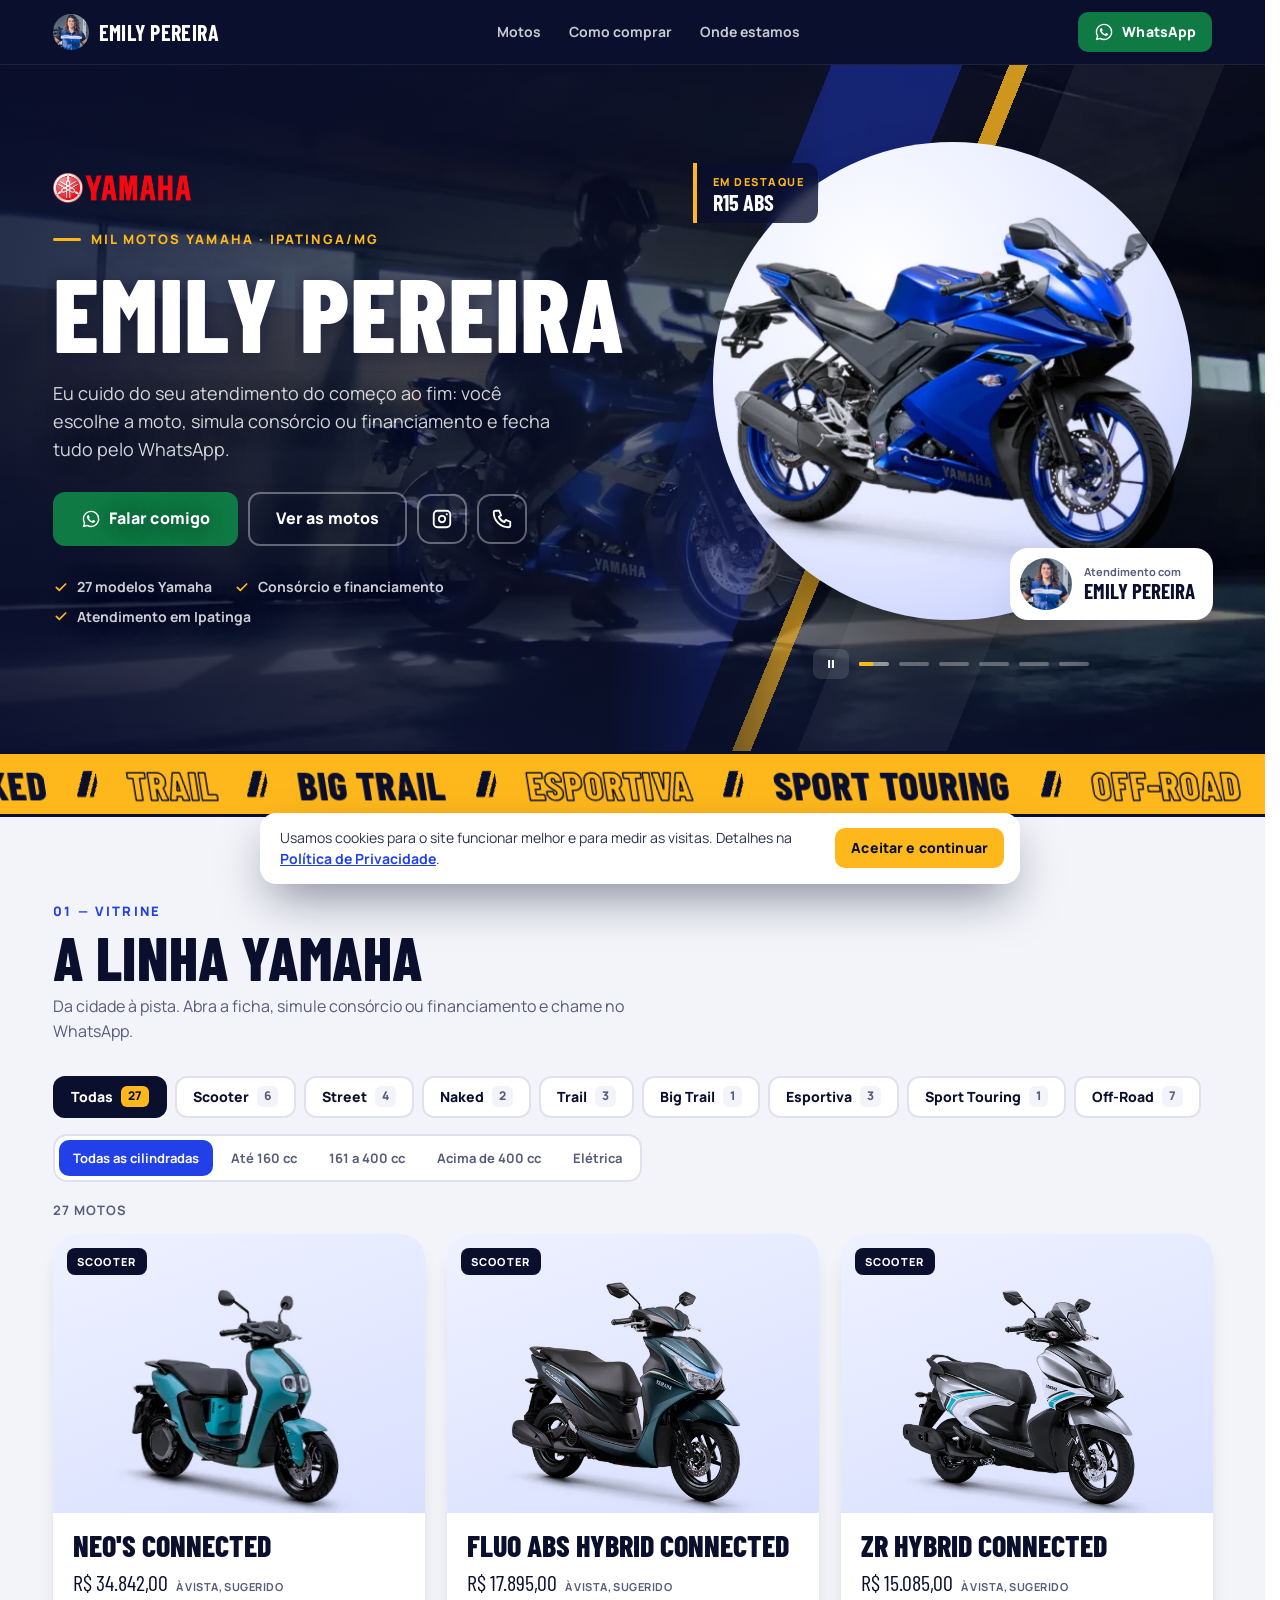
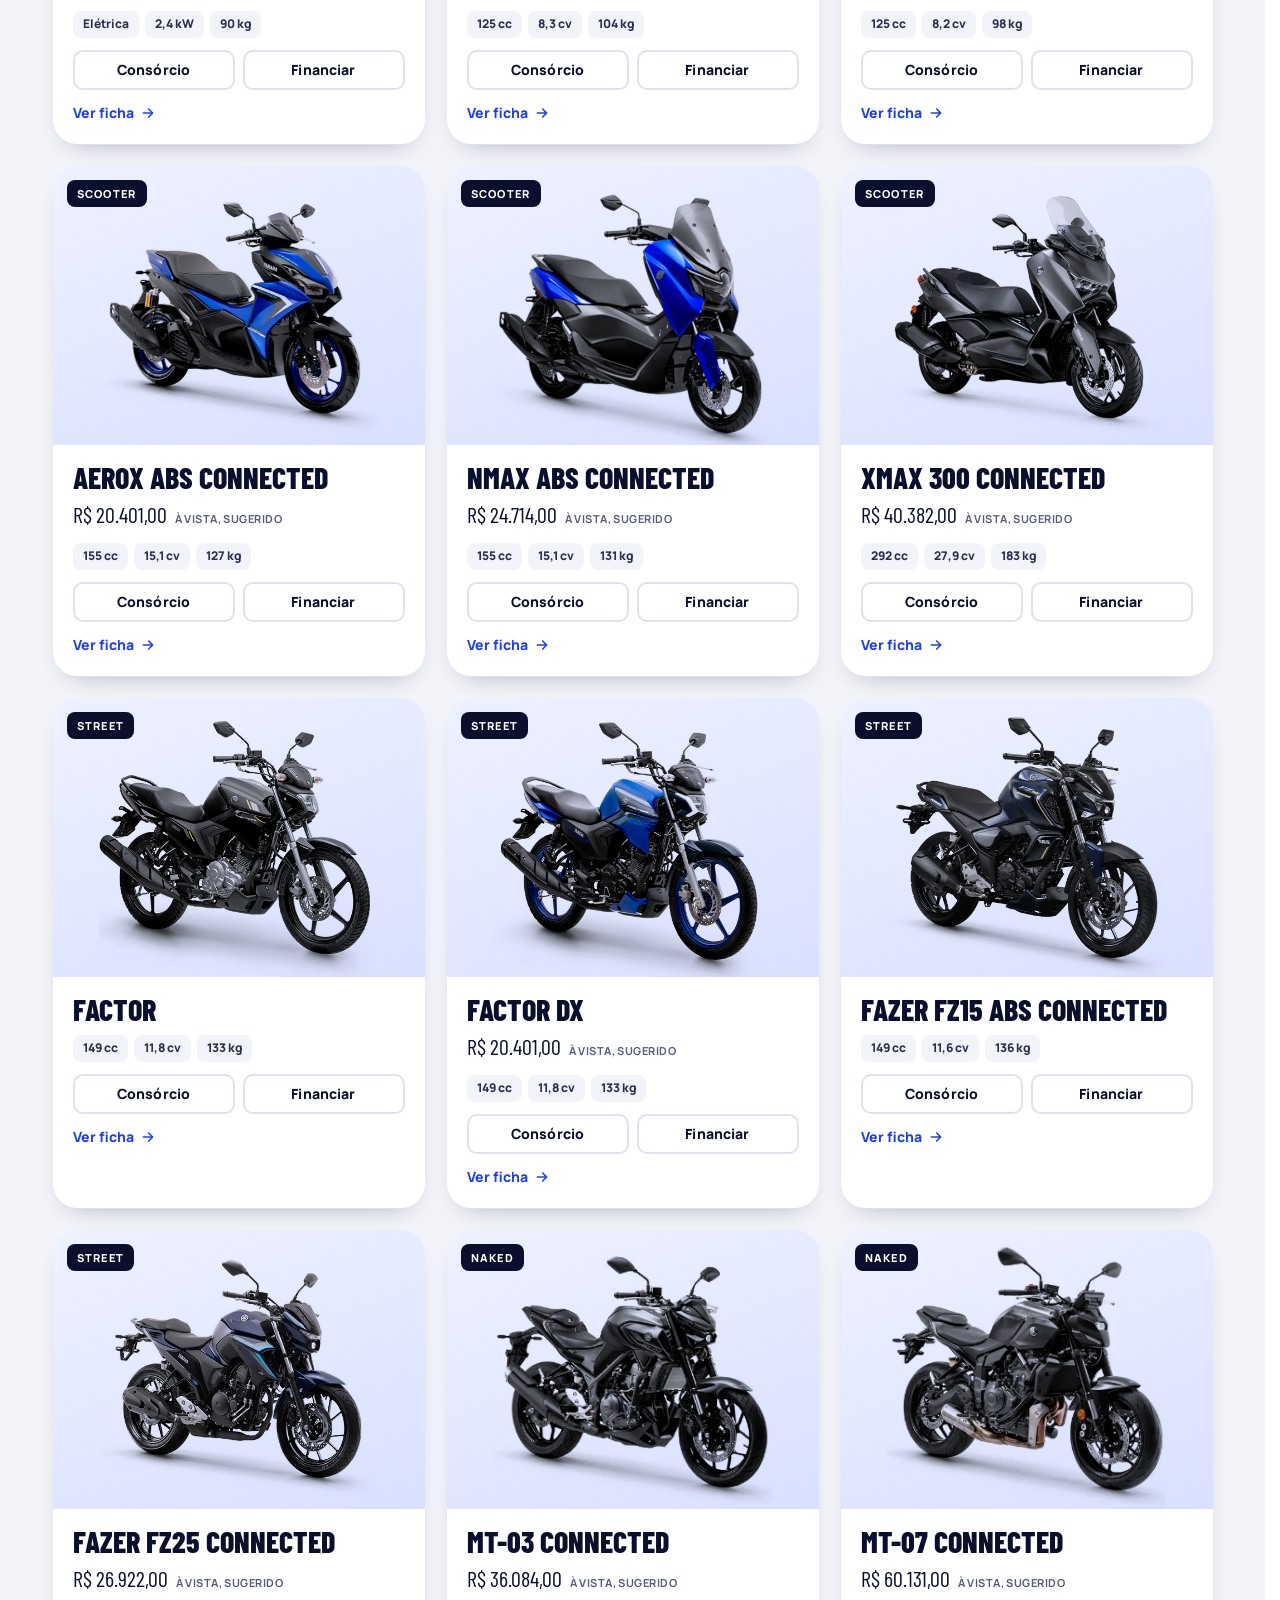
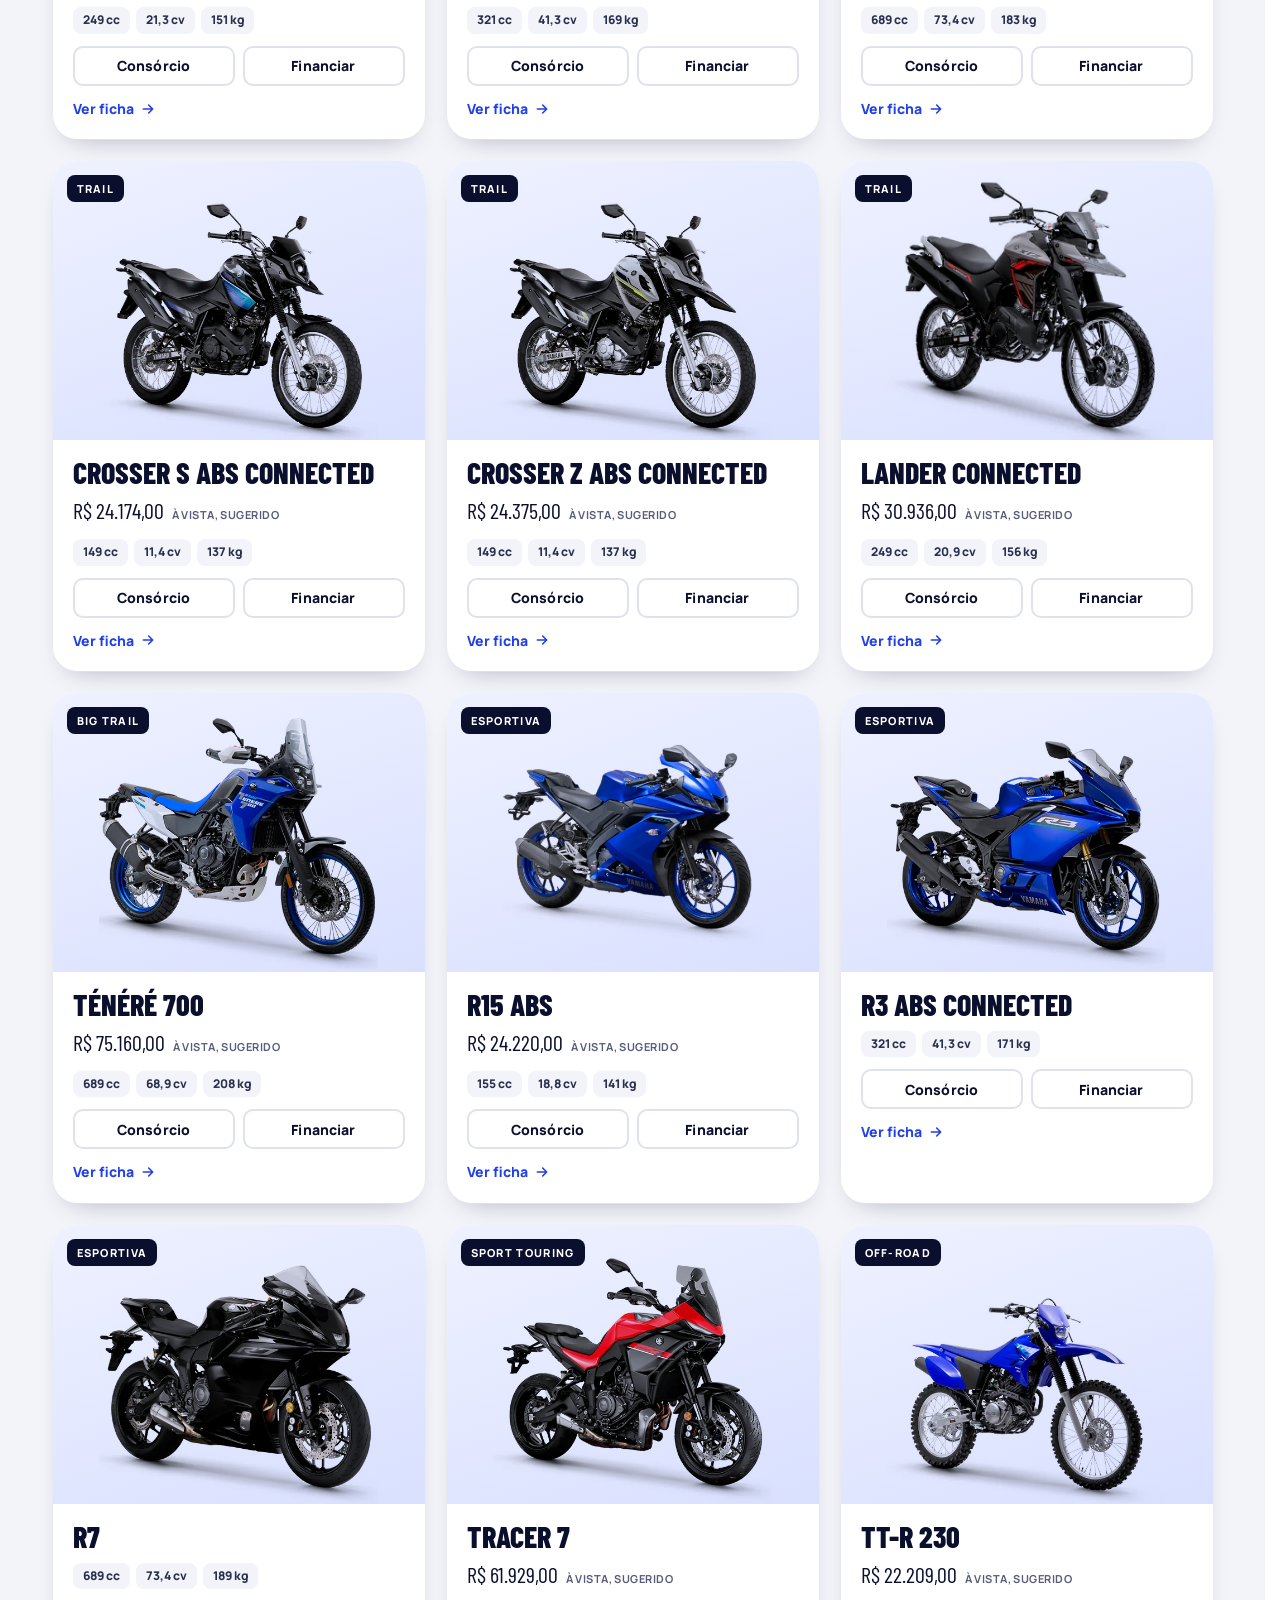
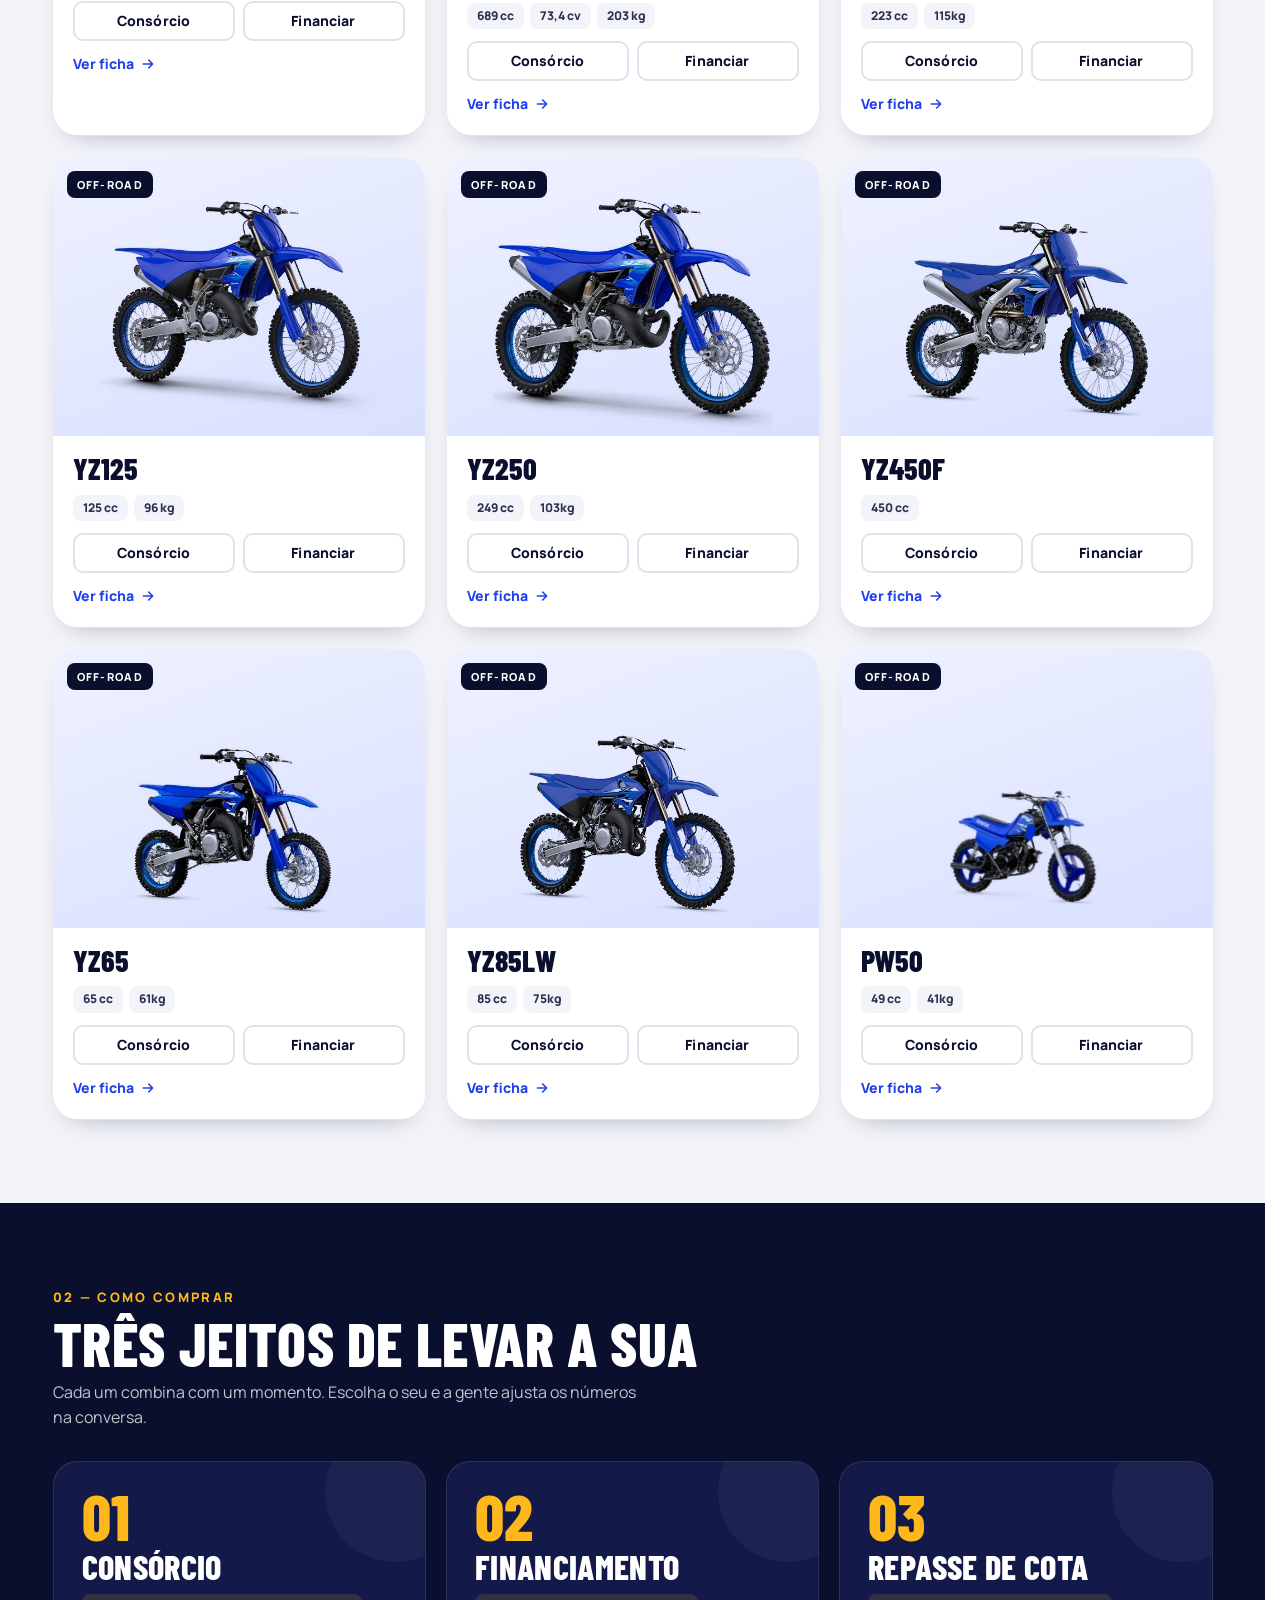
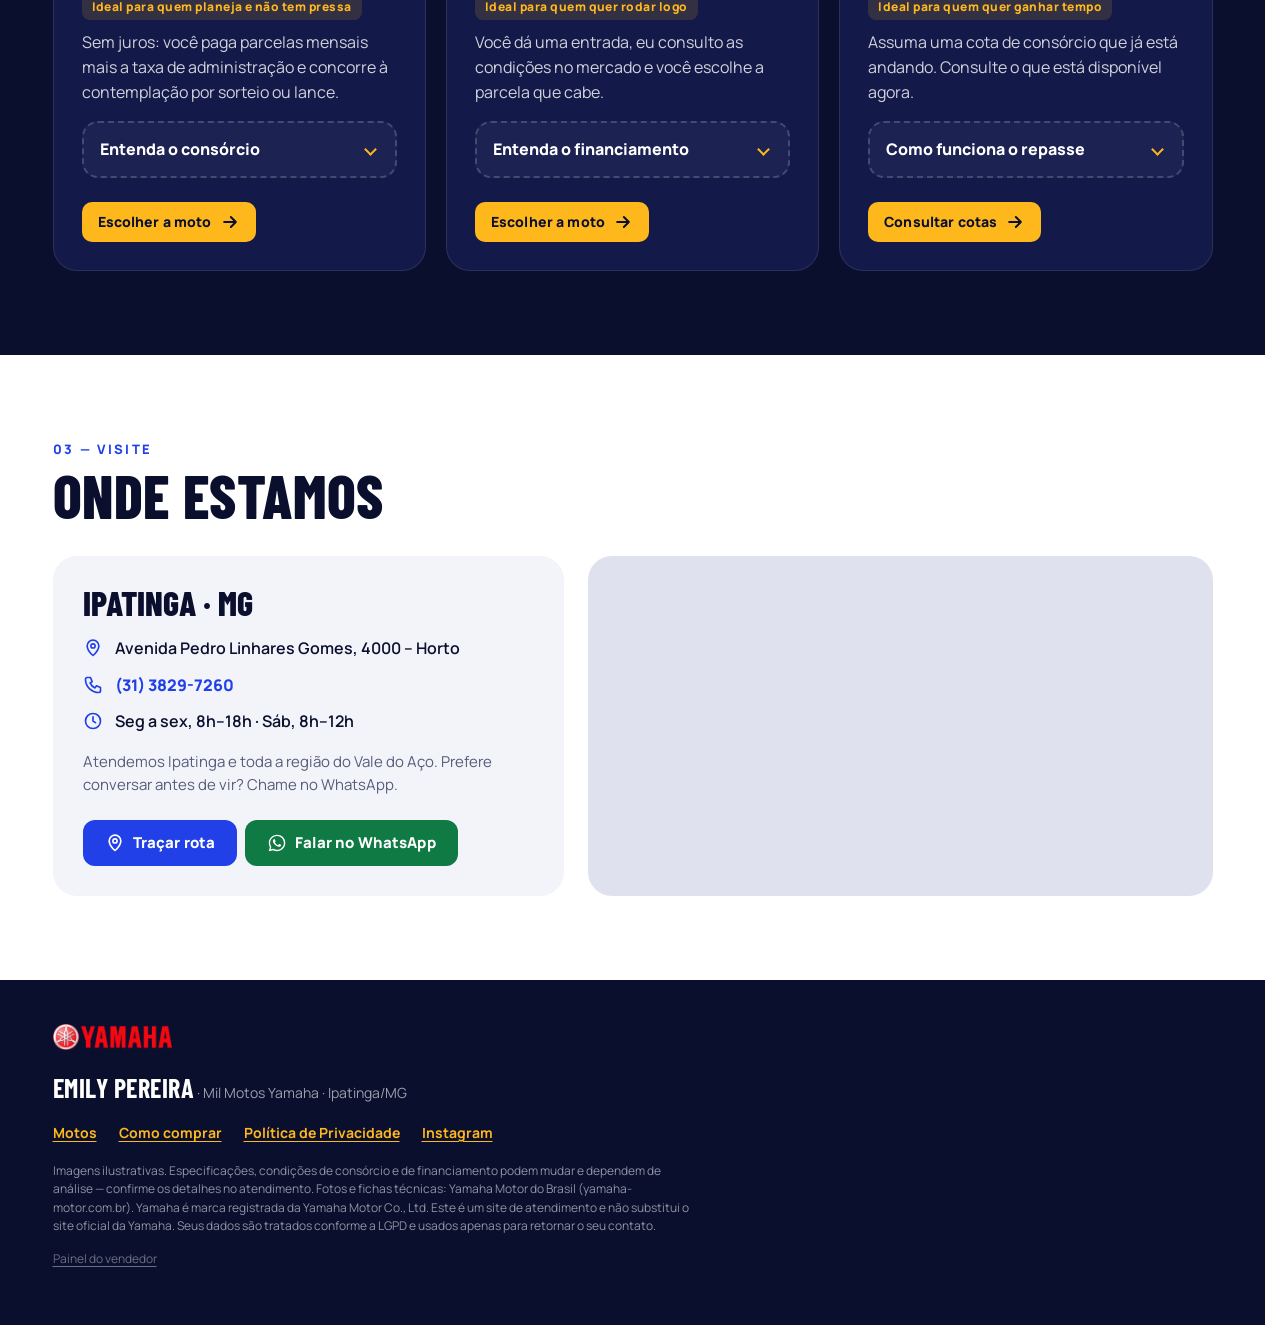
<file: index.html>
<!DOCTYPE html>
<html lang="pt-BR">
<head>
  <meta charset="UTF-8">
  <meta name="viewport" content="width=device-width, initial-scale=1">
  <title>Motos Yamaha | Consórcio, financiamento e atendimento no WhatsApp</title>
  <meta name="description" content="Escolha sua Yamaha: NMAX, Fazer, Crosser, Lander, MT, R3 e mais. Simule consórcio e financiamento e fale direto no WhatsApp.">
  <meta name="theme-color" content="#0a0f2e">
  <link rel="icon" href="assets/favicon.png" type="image/png">

  <meta property="og:type" content="website">
  <meta property="og:locale" content="pt_BR">
  <meta property="og:title" content="Motos Yamaha | Sua próxima Yamaha">
  <meta property="og:description" content="Consórcio, financiamento e atendimento direto no WhatsApp. Sua próxima Yamaha está aqui.">

  <link rel="preconnect" href="https://fonts.googleapis.com">
  <link rel="preconnect" href="https://fonts.gstatic.com" crossorigin>
  <link rel="stylesheet" href="https://fonts.googleapis.com/css2?family=Barlow+Condensed:wght@600;700;800&family=Manrope:wght@400;500;600;700;800&display=swap">
  <link rel="stylesheet" href="css/style.css">
  <link rel="stylesheet" href="css/animacoes.css">
  <script>if (!(window.matchMedia && matchMedia("(prefers-reduced-motion: reduce)").matches)) document.documentElement.classList.add("anim");</script>

  <script type="application/ld+json" id="ld">
  {
    "@context": "https://schema.org",
    "@type": "MotorcycleDealer",
    "name": "Motos Yamaha",
    "description": "Motos Yamaha, consórcio e financiamento.",
    "address": {
      "@type": "PostalAddress",
      "addressCountry": "BR"
    }
  }
  </script>
</head>
<body>
  <a class="skip" href="#vitrine">Ir para as motos</a>

  <!-- ============ BARRA SUPERIOR ============ -->
  <header class="topbar">
    <div class="wrap topbar__in">
      <a class="topbar__who" href="#topo">
        <span class="avatar avatar--sm" id="tb-avatar" aria-hidden="true"></span>
        <b id="tb-nome">Motos Yamaha</b>
      </a>
      <nav class="topbar__nav" aria-label="Seções da página">
        <a href="#vitrine">Motos</a>
        <a href="#caminhos">Como comprar</a>
        <a href="#onde" data-onde hidden>Onde estamos</a>
      </nav>
      <a class="btn btn--wa btn--sm" data-wa="Olá! Vim pelo seu site e quero saber mais." target="_blank" rel="noopener">
        <svg class="ico" viewBox="0 0 24 24" aria-hidden="true"><use href="#i-wa"/></svg>
        WhatsApp
      </a>
    </div>
  </header>

  <!-- ============ ABERTURA ============ -->
  <section class="hero" id="topo">
    <div class="hero__bars" aria-hidden="true"></div>
    <div class="wrap hero__grid">
      <div class="hero__copy">
        <img class="hero__brand" src="assets/yamaha-logo.webp" alt="Yamaha" width="520" height="113">
        <p class="eyebrow" id="eyebrow">Motos Yamaha</p>
        <h1 class="hero__title" id="titulo">Motos Yamaha</h1>
        <p class="hero__lead" id="bio">Escolha sua Yamaha, simule consórcio ou financiamento e resolva tudo pelo WhatsApp.</p>
        <div class="hero__cta">
          <a class="btn btn--wa btn--lg" data-wa="Olá! Vim pelo seu site e quero saber mais." target="_blank" rel="noopener">
            <svg class="ico" viewBox="0 0 24 24" aria-hidden="true"><use href="#i-wa"/></svg>
            <span id="cta-label">Chamar no WhatsApp</span>
          </a>
          <a class="btn btn--ghost btn--lg" href="#vitrine">Ver as motos</a>
          <a class="btn-round" data-instagram hidden target="_blank" rel="noopener" aria-label="Instagram">
            <svg class="ico" viewBox="0 0 24 24" aria-hidden="true"><use href="#i-ig"/></svg>
          </a>
          <a class="btn-round" data-tel hidden aria-label="Ligar">
            <svg class="ico" viewBox="0 0 24 24" aria-hidden="true"><use href="#i-phone"/></svg>
          </a>
        </div>
        <ul class="hero__facts" id="facts"></ul>
      </div>

      <div class="hero__stage" id="stage">
        <span class="hero__disc" aria-hidden="true"></span>
        <button class="hero__moto" id="hero-moto" type="button" data-open="ficha" aria-label="Ver ficha da moto em destaque"></button>
        <p class="hero__tag" id="hero-tag"></p>
        <figure class="who" id="who" hidden>
          <span class="avatar" id="who-avatar" aria-hidden="true"></span>
          <figcaption><small>Atendimento com</small><b id="who-nome"></b></figcaption>
        </figure>
      </div>
    </div>
  </section>

  <main>
    <!-- ============ VITRINE ============ -->
    <section class="sec sec--paper" id="vitrine" aria-labelledby="t-vitrine">
      <div class="wrap">
        <header class="sec__head">
          <p class="sec__no">01 — Vitrine</p>
          <h2 id="t-vitrine">A linha Yamaha</h2>
          <p class="sec__sub" id="vitrine-sub">Da cidade à pista. Abra a ficha, simule consórcio ou financiamento e chame no WhatsApp.</p>
        </header>

        <div class="filters">
          <div class="tabs" id="tabs" role="group" aria-label="Filtrar por categoria"></div>
          <div class="segs" id="segs" role="group" aria-label="Filtrar por cilindrada"></div>
        </div>
        <p class="count" id="count" aria-live="polite"></p>

        <div class="grid" id="grid">
          <noscript><p>Ative o JavaScript para ver as motos ou <a href="https://wa.me/">fale no WhatsApp</a>.</p></noscript>
        </div>
        <div class="empty" id="empty" hidden>
          <p>Nenhuma moto com esses filtros.</p>
          <button class="btn btn--line btn--sm" type="button" data-reset>Limpar filtros</button>
        </div>
      </div>
    </section>

    <!-- ============ CAMINHOS ============ -->
    <section class="sec sec--ink" id="caminhos" aria-labelledby="t-caminhos">
      <div class="wrap">
        <header class="sec__head">
          <p class="sec__no">02 — Como comprar</p>
          <h2 id="t-caminhos">Três jeitos de levar a sua</h2>
          <p class="sec__sub">Cada um combina com um momento. Escolha o seu e a gente ajusta os números na conversa.</p>
        </header>
        <div class="paths" id="paths"></div>
      </div>
    </section>

    <!-- ============ ONDE ESTAMOS ============ -->
    <section class="sec" id="onde" aria-labelledby="t-onde" hidden>
      <div class="wrap">
        <header class="sec__head">
          <p class="sec__no">03 — Visite</p>
          <h2 id="t-onde">Onde estamos</h2>
        </header>
        <div class="where">
          <div class="where__card">
            <p class="where__city" id="where-city"></p>
            <ul class="where__rows">
              <li id="row-addr" hidden><svg class="ico" viewBox="0 0 24 24" aria-hidden="true"><use href="#i-pin"/></svg><span id="addr"></span></li>
              <li id="row-tel" hidden><svg class="ico" viewBox="0 0 24 24" aria-hidden="true"><use href="#i-phone"/></svg><a data-tel><span data-tel-text></span></a></li>
              <li id="row-hours" hidden><svg class="ico" viewBox="0 0 24 24" aria-hidden="true"><use href="#i-clock"/></svg><span id="hours"></span></li>
            </ul>
            <p class="where__note" id="where-note"></p>
            <div class="where__btns">
              <a class="btn btn--blue" data-route hidden target="_blank" rel="noopener">
                <svg class="ico" viewBox="0 0 24 24" aria-hidden="true"><use href="#i-pin"/></svg>
                Traçar rota
              </a>
              <a class="btn btn--wa" data-wa="Olá! Vim pelo seu site e quero saber como chegar." target="_blank" rel="noopener">
                <svg class="ico" viewBox="0 0 24 24" aria-hidden="true"><use href="#i-wa"/></svg>
                Falar no WhatsApp
              </a>
            </div>
          </div>
          <div class="where__map">
            <iframe id="map" title="Mapa da localização" loading="lazy" referrerpolicy="no-referrer-when-downgrade" allowfullscreen></iframe>
          </div>
        </div>
      </div>
    </section>
  </main>

  <!-- ============ RODAPÉ ============ -->
  <footer class="footer">
    <div class="wrap">
      <img class="footer__brand" src="assets/yamaha-logo.webp" alt="Yamaha" width="520" height="113" loading="lazy">
      <p class="footer__name"><b id="rodape-nome">Motos Yamaha</b><span id="rodape-loc"></span></p>
      <nav class="footer__links" aria-label="Links do rodapé">
        <a href="#vitrine">Motos</a>
        <a href="#caminhos">Como comprar</a>
        <a href="privacidade.html">Política de Privacidade</a>
        <a data-instagram hidden target="_blank" rel="noopener">Instagram</a>
      </nav>
      <p class="footer__legal" id="legal">
        Imagens ilustrativas. Especificações, condições de consórcio e de financiamento podem mudar e dependem de análise — confirme os detalhes no atendimento.
        Fotos e fichas técnicas: Yamaha Motor do Brasil (yamaha-motor.com.br). Yamaha é marca registrada da Yamaha Motor Co., Ltd.
        Este é um site de atendimento e não substitui o site oficial da Yamaha.
        Seus dados são tratados conforme a LGPD e usados apenas para retornar o seu contato.
      </p>
      <a class="footer__painel" href="painel.html">Painel do vendedor</a>
    </div>
  </footer>

  <!-- ============ BARRA DE WHATSAPP (celular) ============ -->
  <div class="stickybar" id="stickybar">
    <a class="btn btn--wa" data-wa="Olá! Vim pelo seu site e quero saber mais." target="_blank" rel="noopener">
      <svg class="ico" viewBox="0 0 24 24" aria-hidden="true"><use href="#i-wa"/></svg>
      <span id="sticky-label">Chamar no WhatsApp</span>
    </a>
    <a class="btn btn--line" data-tel hidden aria-label="Ligar">
      <svg class="ico" viewBox="0 0 24 24" aria-hidden="true"><use href="#i-phone"/></svg>
    </a>
  </div>

  <!-- ============ GAVETAS ============ -->
  <dialog class="drawer" id="dlg-ficha" aria-labelledby="dd-title">
    <header class="drawer__head">
      <div><p class="drawer__kicker" id="dd-kicker"></p><h2 id="dd-title"></h2></div>
      <div class="drawer__nav">
        <button type="button" class="icon-btn" data-nav="-1" aria-label="Moto anterior"><svg class="ico" viewBox="0 0 24 24" aria-hidden="true"><use href="#i-prev"/></svg></button>
        <button type="button" class="icon-btn" data-nav="1" aria-label="Próxima moto"><svg class="ico" viewBox="0 0 24 24" aria-hidden="true"><use href="#i-next"/></svg></button>
        <button type="button" class="icon-btn" data-close aria-label="Fechar"><svg class="ico" viewBox="0 0 24 24" aria-hidden="true"><use href="#i-close"/></svg></button>
      </div>
    </header>
    <div class="drawer__body" id="dd-body"></div>
    <footer class="drawer__bar" id="dd-bar"></footer>
  </dialog>

  <dialog class="drawer" id="dlg-consorcio" aria-labelledby="dc-title">
    <header class="drawer__head">
      <div><p class="drawer__kicker">Simulador de consórcio</p><h2 id="dc-title"></h2></div>
      <div class="drawer__nav">
        <button type="button" class="icon-btn" data-nav="-1" aria-label="Moto anterior"><svg class="ico" viewBox="0 0 24 24" aria-hidden="true"><use href="#i-prev"/></svg></button>
        <button type="button" class="icon-btn" data-nav="1" aria-label="Próxima moto"><svg class="ico" viewBox="0 0 24 24" aria-hidden="true"><use href="#i-next"/></svg></button>
        <button type="button" class="icon-btn" data-close aria-label="Fechar"><svg class="ico" viewBox="0 0 24 24" aria-hidden="true"><use href="#i-close"/></svg></button>
      </div>
    </header>
    <div class="drawer__body" id="dc-body"></div>
    <footer class="drawer__bar drawer__bar--stack" id="dc-bar"></footer>
  </dialog>

  <dialog class="drawer" id="dlg-financiamento" aria-labelledby="df-title">
    <header class="drawer__head">
      <div><p class="drawer__kicker">Financiamento</p><h2 id="df-title"></h2></div>
      <div class="drawer__nav">
        <button type="button" class="icon-btn" data-nav="-1" aria-label="Moto anterior"><svg class="ico" viewBox="0 0 24 24" aria-hidden="true"><use href="#i-prev"/></svg></button>
        <button type="button" class="icon-btn" data-nav="1" aria-label="Próxima moto"><svg class="ico" viewBox="0 0 24 24" aria-hidden="true"><use href="#i-next"/></svg></button>
        <button type="button" class="icon-btn" data-close aria-label="Fechar"><svg class="ico" viewBox="0 0 24 24" aria-hidden="true"><use href="#i-close"/></svg></button>
      </div>
    </header>
    <div class="drawer__body" id="df-body"></div>
  </dialog>

  <dialog class="drawer drawer--sm" id="dlg-contato" aria-labelledby="dt-title">
    <header class="drawer__head">
      <div><p class="drawer__kicker">WhatsApp</p><h2 id="dt-title">Fale com a gente</h2></div>
      <div class="drawer__nav">
        <button type="button" class="icon-btn" data-close aria-label="Fechar"><svg class="ico" viewBox="0 0 24 24" aria-hidden="true"><use href="#i-close"/></svg></button>
      </div>
    </header>
    <div class="drawer__body" id="dt-body"></div>
  </dialog>

  <!-- ============ COOKIES / LGPD ============ -->
  <div class="cookiebar" id="cookie" role="dialog" aria-live="polite" aria-label="Aviso de cookies" hidden>
    <p>Usamos cookies para o site funcionar melhor e para medir as visitas. Detalhes na <a href="privacidade.html">Política de Privacidade</a>.</p>
    <button class="btn btn--amber btn--sm" type="button" id="cookie-ok">Aceitar e continuar</button>
  </div>

  <!-- Ícones (sprite) -->
  <svg width="0" height="0" style="position:absolute" aria-hidden="true">
    <symbol id="i-wa" viewBox="0 0 24 24"><path fill="currentColor" d="M12.04 2C6.58 2 2.13 6.45 2.13 11.91c0 1.75.46 3.45 1.32 4.95L2.05 22l5.25-1.38a9.9 9.9 0 0 0 4.74 1.21h.01c5.46 0 9.91-4.45 9.91-9.91A9.85 9.85 0 0 0 12.04 2Zm0 18.15h-.01a8.2 8.2 0 0 1-4.19-1.15l-.3-.18-3.12.82.83-3.04-.2-.31a8.2 8.2 0 0 1-1.26-4.38c0-4.54 3.7-8.24 8.25-8.24 2.2 0 4.27.86 5.82 2.42a8.18 8.18 0 0 1 2.41 5.83c0 4.54-3.7 8.23-8.23 8.23Zm4.52-6.16c-.25-.12-1.47-.72-1.69-.81-.23-.08-.39-.12-.56.12-.16.25-.64.81-.78.97-.14.17-.29.19-.54.06-.25-.12-1.05-.39-2-1.23-.74-.66-1.23-1.47-1.38-1.72-.14-.25-.02-.38.11-.5.11-.11.25-.29.37-.43.12-.14.16-.25.25-.41.08-.17.04-.31-.02-.43-.06-.12-.56-1.34-.76-1.84-.2-.48-.41-.42-.56-.42h-.48c-.17 0-.43.06-.66.31-.22.25-.86.85-.86 2.07s.88 2.4 1 2.56c.12.17 1.73 2.64 4.19 3.7.59.25 1.05.4 1.4.52.59.19 1.13.16 1.55.1.47-.07 1.47-.6 1.67-1.18.21-.58.21-1.07.14-1.18-.06-.1-.22-.16-.47-.28Z"/></symbol>
    <symbol id="i-ig" viewBox="0 0 24 24"><path fill="none" stroke="currentColor" stroke-width="2" d="M7 3h10a4 4 0 0 1 4 4v10a4 4 0 0 1-4 4H7a4 4 0 0 1-4-4V7a4 4 0 0 1 4-4Zm5 5.5a3.5 3.5 0 1 0 0 7 3.5 3.5 0 0 0 0-7Z"/><circle cx="17.2" cy="6.8" r="1.2" fill="currentColor"/></symbol>
    <symbol id="i-phone" viewBox="0 0 24 24"><path fill="none" stroke="currentColor" stroke-width="2" stroke-linejoin="round" d="M5 3h4l2 5-2.5 1.5a11 11 0 0 0 6 6L16 13l5 2v4a2 2 0 0 1-2 2A16 16 0 0 1 3 5a2 2 0 0 1 2-2Z"/></symbol>
    <symbol id="i-pin" viewBox="0 0 24 24"><g fill="none" stroke="currentColor" stroke-width="2" stroke-linecap="round" stroke-linejoin="round"><path d="M12 21s7-6.2 7-11.5A7 7 0 0 0 5 9.5C5 14.8 12 21 12 21Z"/><circle cx="12" cy="9.5" r="2.5"/></g></symbol>
    <symbol id="i-clock" viewBox="0 0 24 24"><g fill="none" stroke="currentColor" stroke-width="2" stroke-linecap="round" stroke-linejoin="round"><circle cx="12" cy="12" r="9"/><path d="M12 7v5l3 2"/></g></symbol>
    <symbol id="i-play" viewBox="0 0 24 24"><path fill="currentColor" d="M8 5v14l11-7Z"/></symbol>
    <symbol id="i-pause" viewBox="0 0 24 24"><path fill="currentColor" d="M7 5h3.5v14H7zM13.5 5H17v14h-3.5z"/></symbol>
    <symbol id="i-arrow" viewBox="0 0 24 24"><path fill="none" stroke="currentColor" stroke-width="2.4" stroke-linecap="round" stroke-linejoin="round" d="M5 12h14M13 6l6 6-6 6"/></symbol>
    <symbol id="i-check" viewBox="0 0 24 24"><path fill="none" stroke="currentColor" stroke-width="2.6" stroke-linecap="round" stroke-linejoin="round" d="m5 12.5 4.5 4.5L19 7.5"/></symbol>
    <symbol id="i-close" viewBox="0 0 24 24"><path fill="none" stroke="currentColor" stroke-width="2.4" stroke-linecap="round" d="M6 6l12 12M18 6 6 18"/></symbol>
    <symbol id="i-prev" viewBox="0 0 24 24"><path fill="none" stroke="currentColor" stroke-width="2.4" stroke-linecap="round" stroke-linejoin="round" d="m15 5-7 7 7 7"/></symbol>
    <symbol id="i-next" viewBox="0 0 24 24"><path fill="none" stroke="currentColor" stroke-width="2.4" stroke-linecap="round" stroke-linejoin="round" d="m9 5 7 7-7 7"/></symbol>
  </svg>

  <script src="js/config.js"></script>
  <script src="js/motos.js"></script>
  <script src="js/consorcio.js"></script>
  <script src="js/app.js"></script>
  <script src="js/animacoes.js"></script>
</body>
</html>
</file>
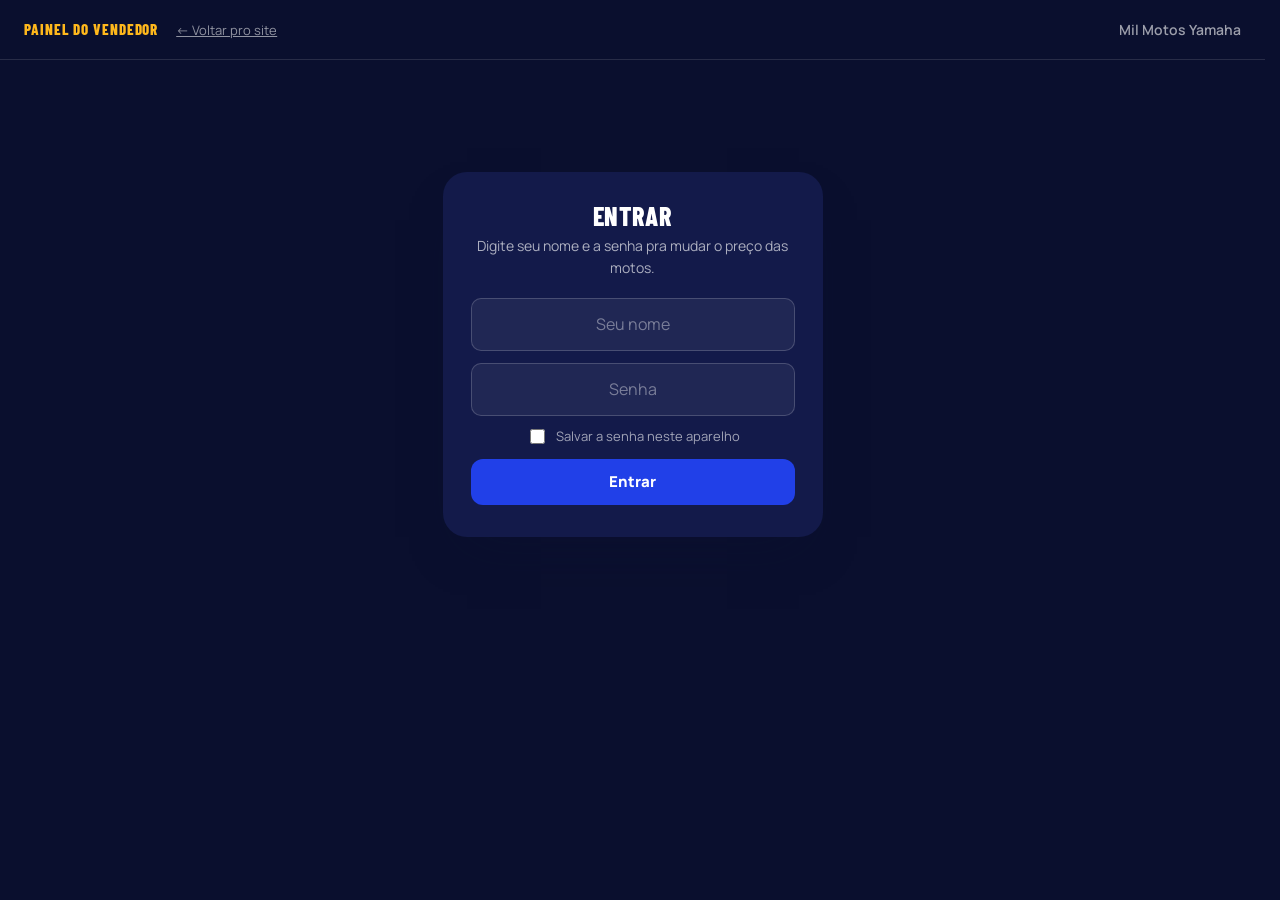
<file: painel.html>
<!DOCTYPE html>
<html lang="pt-BR">
<head>
  <meta charset="UTF-8">
  <meta name="viewport" content="width=device-width, initial-scale=1">
  <title>Painel do vendedor</title>
  <meta name="robots" content="noindex, nofollow">
  <meta name="theme-color" content="#0a0f2e">
  <link rel="icon" href="assets/favicon.png" type="image/png">

  <link rel="preconnect" href="https://fonts.googleapis.com">
  <link rel="preconnect" href="https://fonts.gstatic.com" crossorigin>
  <link rel="stylesheet" href="https://fonts.googleapis.com/css2?family=Barlow+Condensed:wght@600;700;800&family=Manrope:wght@400;500;600;700;800&display=swap">
  <link rel="stylesheet" href="css/style.css">
  <link rel="stylesheet" href="css/painel.css">
</head>
<body class="painel">
  <header class="painel__top">
    <div class="painel__top-esq">
      <span class="painel__brand">Painel do vendedor</span>
      <a class="painel__voltar" href="index.html">← Voltar pro site</a>
    </div>
    <span class="painel__loja" id="pn-loja"></span>
  </header>

  <main class="painel__wrap">
    <section class="painel__login" id="pn-login">
      <h1>Entrar</h1>
      <p>Digite seu nome e a senha pra mudar o preço das motos.</p>
      <form id="pn-login-form">
        <input type="text" id="pn-nome" placeholder="Seu nome" autocomplete="name">
        <input type="password" id="pn-senha" placeholder="Senha" autocomplete="current-password" required>
        <label class="painel__lembrar"><input type="checkbox" id="pn-lembrar">Salvar a senha neste aparelho</label>
        <button class="btn btn--blue" type="submit">Entrar</button>
      </form>
      <p class="painel__erro" id="pn-login-erro" hidden></p>
      <p class="painel__aviso" id="pn-sem-url" hidden>
        Esse site ainda não tem o painel configurado — falta preencher <code>painelSenha</code>
        em <code>SITE</code> (js/config.js).
      </p>
    </section>

    <section class="painel__lista" id="pn-lista" hidden>
      <div class="painel__head">
        <h1>Preço das motos</h1>
        <input type="search" id="pn-busca" placeholder="Buscar moto...">
      </div>
      <p class="painel__dica">Preço oficial da Yamaha e o preço da loja (quando já foi trocado).</p>
      <p class="painel__aviso-local" id="pn-aviso-local" hidden>
        Modo de teste: o preço que você salvar aqui só aparece <b>neste aparelho</b>, ainda não pra
        quem mais visita o site. Pra valer pra todo mundo, configure o formulário — ver
        <code>_ferramentas/painel-preco.md</code> no modelo.
      </p>
      <div class="painel__linhas" id="pn-linhas"></div>

      <div class="painel__form" id="pn-form-box">
        <h2>Mudar um preço</h2>
        <p>Escolhe a moto, digita o preço novo (só números) e envia. Digitar <b>0</b> volta pro preço oficial da Yamaha. Leva um minutinho pra atualizar aqui em cima.</p>
        <iframe id="pn-form-frame" title="Formulário de preço" loading="lazy"></iframe>
      </div>
    </section>
  </main>

  <script src="js/config.js"></script>
  <script src="js/motos.js"></script>
  <script src="js/painel.js"></script>
</body>
</html>
</file>
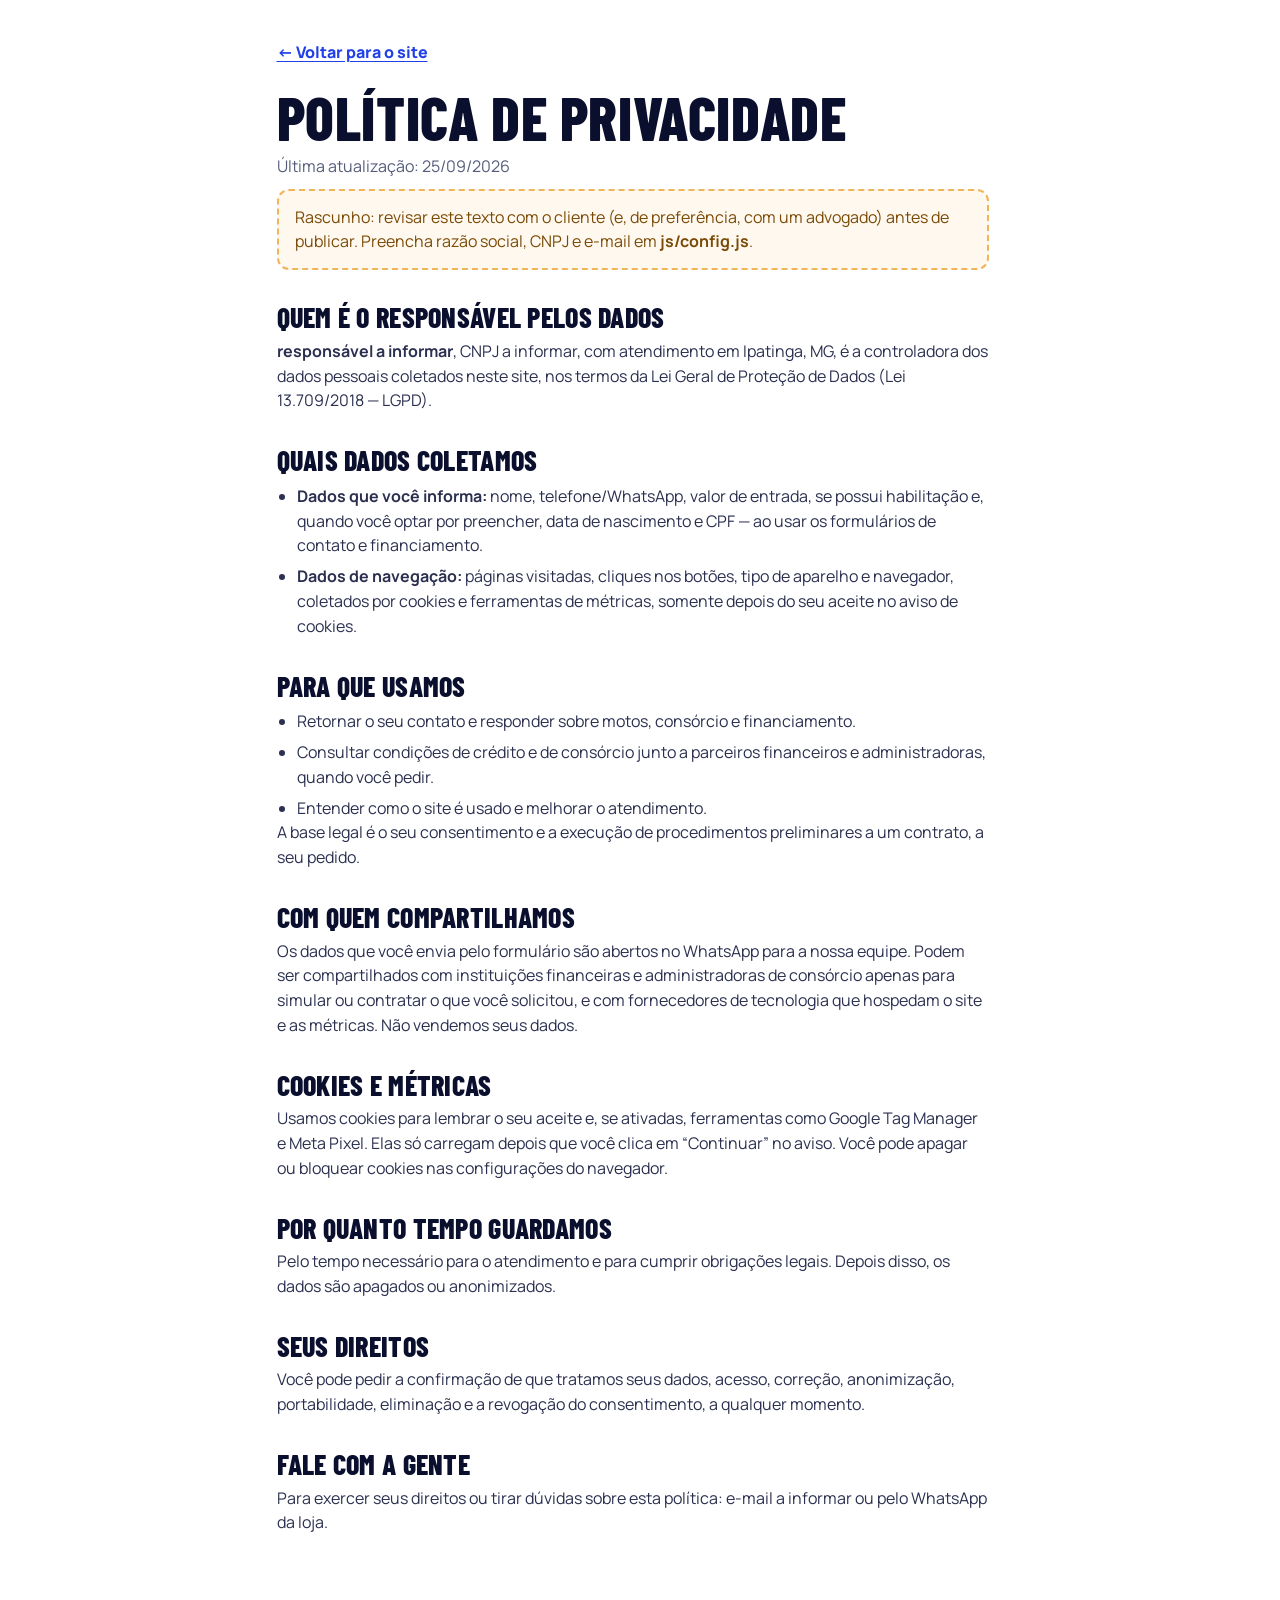
<file: privacidade.html>
<!DOCTYPE html>
<html lang="pt-BR">
<head>
  <meta charset="UTF-8">
  <meta name="viewport" content="width=device-width, initial-scale=1">
  <title>Política de Privacidade</title>
  <meta name="description" content="Como tratamos os dados pessoais recebidos pelo site, conforme a LGPD.">
  <meta name="theme-color" content="#0a0f2e">
  <link rel="icon" href="assets/favicon.svg" type="image/svg+xml">
  <link rel="preconnect" href="https://fonts.googleapis.com">
  <link rel="preconnect" href="https://fonts.gstatic.com" crossorigin>
  <link rel="stylesheet" href="https://fonts.googleapis.com/css2?family=Barlow+Condensed:wght@600;700;800&family=Manrope:wght@400;500;600;700;800&display=swap">
  <link rel="stylesheet" href="css/style.css">
  <style>
    .doc { max-width: 760px; margin: 0 auto; padding: 40px 24px 96px; }
    .doc h1 { font-size: clamp(40px, 7vw, 60px); color: var(--ink); }
    .doc h2 { font-size: 28px; color: var(--ink); margin: 34px 0 8px; }
    .doc p, .doc li { font-size: 16px; }
    .doc p + p, .doc ul { margin-top: 10px; }
    .doc ul { padding-left: 20px; display: grid; gap: 6px; list-style: disc; }
    .doc a { color: var(--blue); }
    .doc__back { display: inline-flex; margin-bottom: 24px; font-weight: 800; color: var(--blue); text-underline-offset: 3px; }
    .doc__upd { margin-top: 8px; color: var(--muted); font-size: 14px; }
    .doc__aviso { margin-top: 24px; padding: 14px 16px; border: 2px dashed #f0b45a; background: #fff8ee; border-radius: 12px; font-size: 14px; color: #7a4a06; }
  </style>
</head>
<body>
  <main class="doc">
    <a class="doc__back" href="./">← Voltar para o site</a>
    <h1>Política de Privacidade</h1>
    <p class="doc__upd">Última atualização: 25/09/2026</p>

    <p class="doc__aviso" data-aviso hidden>Rascunho: revisar este texto com o cliente (e, de preferência, com um advogado) antes de publicar. Preencha razão social, CNPJ e e-mail em <b>js/config.js</b>.</p>

    <h2>Quem é o responsável pelos dados</h2>
    <p><b data-campo="razaoSocial">responsável a informar</b>, CNPJ <span data-campo="cnpj">a informar</span>, com atendimento em <span data-campo="cidadeUf">local a informar</span>, é a controladora dos dados pessoais coletados neste site, nos termos da Lei Geral de Proteção de Dados (Lei 13.709/2018 — LGPD).</p>

    <h2>Quais dados coletamos</h2>
    <ul>
      <li><b>Dados que você informa:</b> nome, telefone/WhatsApp, valor de entrada, se possui habilitação e, quando você optar por preencher, data de nascimento e CPF — ao usar os formulários de contato e financiamento.</li>
      <li><b>Dados de navegação:</b> páginas visitadas, cliques nos botões, tipo de aparelho e navegador, coletados por cookies e ferramentas de métricas, somente depois do seu aceite no aviso de cookies.</li>
    </ul>

    <h2>Para que usamos</h2>
    <ul>
      <li>Retornar o seu contato e responder sobre motos, consórcio e financiamento.</li>
      <li>Consultar condições de crédito e de consórcio junto a parceiros financeiros e administradoras, quando você pedir.</li>
      <li>Entender como o site é usado e melhorar o atendimento.</li>
    </ul>
    <p>A base legal é o seu consentimento e a execução de procedimentos preliminares a um contrato, a seu pedido.</p>

    <h2>Com quem compartilhamos</h2>
    <p>Os dados que você envia pelo formulário são abertos no WhatsApp para a nossa equipe. Podem ser compartilhados com instituições financeiras e administradoras de consórcio apenas para simular ou contratar o que você solicitou, e com fornecedores de tecnologia que hospedam o site e as métricas. Não vendemos seus dados.</p>

    <h2>Cookies e métricas</h2>
    <p>Usamos cookies para lembrar o seu aceite e, se ativadas, ferramentas como Google Tag Manager e Meta Pixel. Elas só carregam depois que você clica em “Continuar” no aviso. Você pode apagar ou bloquear cookies nas configurações do navegador.</p>

    <h2>Por quanto tempo guardamos</h2>
    <p>Pelo tempo necessário para o atendimento e para cumprir obrigações legais. Depois disso, os dados são apagados ou anonimizados.</p>

    <h2>Seus direitos</h2>
    <p>Você pode pedir a confirmação de que tratamos seus dados, acesso, correção, anonimização, portabilidade, eliminação e a revogação do consentimento, a qualquer momento.</p>

    <h2>Fale com a gente</h2>
    <p>Para exercer seus direitos ou tirar dúvidas sobre esta política: <span data-campo="emailPrivacidade">e-mail a informar</span> ou pelo WhatsApp da loja.</p>
  </main>

  <script src="js/config.js"></script>
  <script>
    (function () {
      var S = window.SITE || {};
      var pendente = false;
      var nome = S.vendedor || S.loja;
      if (nome) document.title = "Política de Privacidade | " + nome;
      S.cidadeUf = [S.cidade, S.uf].filter(Boolean).join(", ");
      document.querySelectorAll("[data-campo]").forEach(function (el) {
        var v = S[el.getAttribute("data-campo")];
        if (v) el.textContent = v; else pendente = true;
      });
      if (pendente) document.querySelector("[data-aviso]").hidden = false;
    })();
  </script>
</body>
</html>
</file>
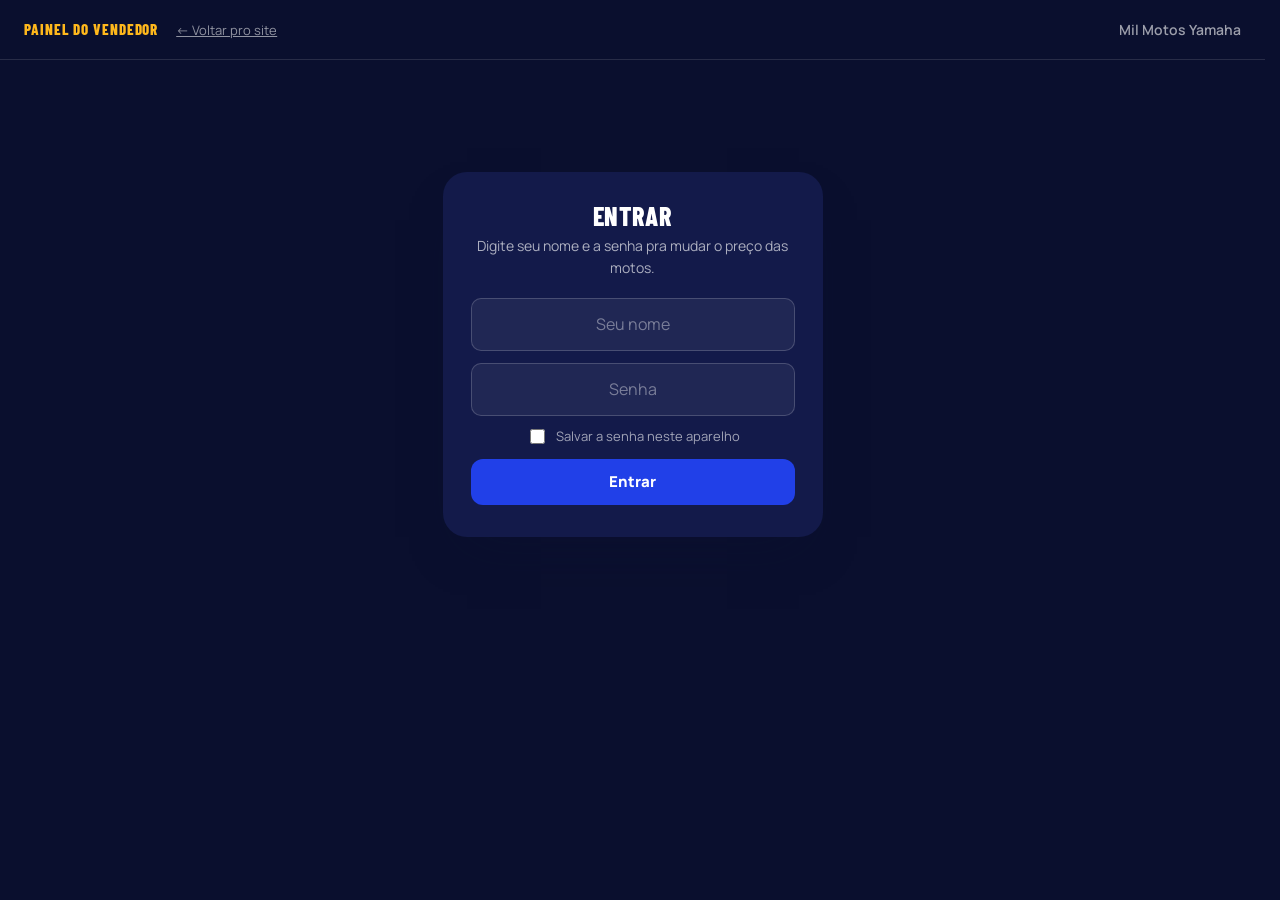
<file: TESTE/painel.html>
<!DOCTYPE html>
<html lang="pt-BR">
<head>
  <meta charset="UTF-8">
  <meta name="viewport" content="width=device-width, initial-scale=1">
  <title>Painel do vendedor</title>
  <meta name="robots" content="noindex, nofollow">
  <meta name="theme-color" content="#0a0f2e">
  <link rel="icon" href="assets/favicon.png" type="image/png">

  <link rel="preconnect" href="https://fonts.googleapis.com">
  <link rel="preconnect" href="https://fonts.gstatic.com" crossorigin>
  <link rel="stylesheet" href="https://fonts.googleapis.com/css2?family=Barlow+Condensed:wght@600;700;800&family=Manrope:wght@400;500;600;700;800&display=swap">
  <link rel="stylesheet" href="css/style.css">
  <link rel="stylesheet" href="css/painel.css">
</head>
<body class="painel">
  <header class="painel__top">
    <div class="painel__top-esq">
      <span class="painel__brand">Painel do vendedor</span>
      <a class="painel__voltar" href="index.html">← Voltar pro site</a>
    </div>
    <span class="painel__loja" id="pn-loja"></span>
  </header>

  <main class="painel__wrap">
    <section class="painel__login" id="pn-login">
      <h1>Entrar</h1>
      <p>Digite seu nome e a senha pra mudar o preço das motos.</p>
      <form id="pn-login-form">
        <input type="text" id="pn-nome" placeholder="Seu nome" autocomplete="name">
        <input type="password" id="pn-senha" placeholder="Senha" autocomplete="current-password" required>
        <label class="painel__lembrar"><input type="checkbox" id="pn-lembrar">Salvar a senha neste aparelho</label>
        <button class="btn btn--blue" type="submit">Entrar</button>
      </form>
      <p class="painel__erro" id="pn-login-erro" hidden></p>
      <p class="painel__aviso" id="pn-sem-url" hidden>
        Esse site ainda não tem o painel configurado — falta preencher <code>painelSenha</code>
        em <code>SITE</code> (js/config.js).
      </p>
    </section>

    <section class="painel__lista" id="pn-lista" hidden>
      <div class="painel__head">
        <h1>Preço das motos</h1>
        <input type="search" id="pn-busca" placeholder="Buscar moto...">
      </div>
      <p class="painel__dica">Digita o preço novo (só números) e clica Salvar. Deixar em branco ou digitar <b>0</b> volta pro preço oficial da Yamaha.</p>
      <p class="painel__aviso-real" id="pn-aviso-real" hidden>
        O preço que você salvar aqui aparece pra quem visita o site, em qualquer aparelho — pode
        levar até 2 minutinhos pra atualizar.
      </p>
      <p class="painel__aviso-local" id="pn-aviso-local" hidden>
        Modo de teste: o preço que você salvar aqui só aparece <b>neste aparelho</b>, ainda não pra
        quem mais visita o site. Pra valer pra todo mundo, é só o Guilherme configurar — ver
        <code>_ferramentas/painel-preco.md</code> no modelo.
      </p>
      <div class="painel__linhas" id="pn-linhas"></div>
    </section>
  </main>

  <script src="js/config.js"></script>
  <script src="js/motos.js"></script>
  <script src="js/painel.js"></script>
</body>
</html>
</file>
<file: css/style.css>
/* ==========================================================
   Site de vendedor Yamaha — estilos
   Identidade própria: navy + azul elétrico + âmbar, tipografia condensada.
   Troque a paleta só nas variáveis do :root.
   ========================================================== */
:root {
  --ink: #0a0f2e;
  --ink-2: #131a4a;
  --blue: #2140e8;
  --blue-700: #1730b8;
  --blue-100: #e3e8ff;
  --blue-50: #f1f3ff;
  --amber: #ffb81c;
  --paper: #f3f4f9;
  --white: #fff;
  --text: #2b3050;
  --muted: #565c7a;
  --line: #dfe2ee;
  --wa: #0f7a43;
  --wa-700: #0b6336;
  --danger: #b42318;

  --display: "Barlow Condensed", "Arial Narrow", "Roboto Condensed", Impact, sans-serif;
  --body: "Manrope", system-ui, -apple-system, "Segoe UI", Roboto, sans-serif;

  --r-lg: 24px;
  --r: 16px;
  --r-sm: 10px;
  --shadow: 0 24px 48px -24px rgba(10, 15, 46, .5);
  --shadow-sm: 0 12px 28px -18px rgba(10, 15, 46, .45);
}

*, *::before, *::after { box-sizing: border-box; }
html { scroll-behavior: smooth; scroll-padding-top: 76px; scrollbar-gutter: stable; }
body {
  margin: 0;
  font-family: var(--body);
  font-size: 16px;
  color: var(--text);
  background: var(--white);
  line-height: 1.55;
  -webkit-font-smoothing: antialiased;
}
body.is-locked { overflow: hidden; }
h1, h2, h3, h4, p, ol, ul, dl, dd, figure { margin: 0; }
ul, ol { padding: 0; list-style: none; }
img, svg { display: block; max-width: 100%; }
a { color: inherit; }
button { font: inherit; color: inherit; }
[hidden] { display: none !important; }

.wrap { width: 100%; max-width: 1240px; margin: 0 auto; padding: 0 40px; }
@media (max-width: 767px) { .wrap { padding: 0 20px; } }

.skip { position: absolute; left: -999px; top: 8px; background: var(--white); color: var(--ink); padding: 8px 12px; border-radius: 8px; z-index: 200; }
.skip:focus { left: 8px; }
:focus-visible { outline: 3px solid var(--amber); outline-offset: 2px; }
.ico { width: 20px; height: 20px; flex: none; }

h1, h2, h3, .display { font-family: var(--display); text-transform: uppercase; letter-spacing: .01em; font-weight: 800; line-height: .95; }

/* ---------- Botões ---------- */
.btn {
  display: inline-flex; align-items: center; justify-content: center; gap: 8px;
  min-height: 46px; padding: 0 20px; border: 2px solid transparent; border-radius: 12px;
  font-family: var(--body); font-weight: 800; font-size: 15px; letter-spacing: .01em; text-decoration: none; cursor: pointer;
  transition: background-color .15s, color .15s, border-color .15s, transform .12s;
}
.btn:active { transform: translateY(1px); }
.btn--block { display: flex; width: 100%; }
.btn--sm { min-height: 40px; padding: 0 14px; font-size: 14px; border-radius: 10px; }
.btn--lg { min-height: 54px; padding: 0 26px; font-size: 16px; }
.btn--blue { background: var(--blue); color: var(--white); }
.btn--blue:hover { background: var(--blue-700); }
.btn--wa { background: var(--wa); color: var(--white); }
.btn--wa:hover { background: var(--wa-700); }
.btn--amber { background: var(--amber); color: var(--ink); }
.btn--amber:hover { background: #ffc94d; }
.btn--line { background: var(--white); border-color: var(--line); color: var(--ink); }
.btn--line:hover { border-color: var(--blue); color: var(--blue); }
.btn--ghost { background: transparent; border-color: rgba(255, 255, 255, .35); color: var(--white); }
.btn--ghost:hover { border-color: var(--white); background: rgba(255, 255, 255, .08); }

.btn-round {
  display: inline-grid; place-items: center; width: 50px; height: 50px; border-radius: 14px; flex: none;
  border: 2px solid rgba(255, 255, 255, .35); color: var(--white); text-decoration: none; transition: background-color .15s, border-color .15s;
}
.btn-round:hover { border-color: var(--white); background: rgba(255, 255, 255, .08); }
.btn-round .ico { width: 22px; height: 22px; }

.icon-btn { width: 42px; height: 42px; border-radius: 12px; border: 0; background: transparent; cursor: pointer; color: var(--ink); display: grid; place-items: center; }
.icon-btn:hover { background: var(--paper); color: var(--blue); }

.link { display: inline-flex; align-items: center; gap: 6px; font-weight: 800; font-size: 14px; color: var(--blue); text-underline-offset: 3px; }
.link .ico { width: 16px; height: 16px; }

/* ---------- Avatar ---------- */
.avatar { display: grid; place-items: center; width: 64px; height: 64px; border-radius: 50%; background: var(--white); color: var(--blue); overflow: hidden; flex: none; }
.avatar svg { width: 60%; height: 60%; }
.avatar img { width: 100%; height: 100%; }
.avatar img.is-foto { object-fit: cover; }
.avatar img.is-logo { object-fit: contain; padding: 8px; }
.avatar--sm { width: 36px; height: 36px; }

/* ---------- Barra superior ---------- */
.topbar { position: sticky; top: 0; z-index: 50; background: var(--ink); color: var(--white); border-bottom: 1px solid rgba(255, 255, 255, .08); }
.topbar__in { display: flex; align-items: center; justify-content: space-between; gap: 16px; height: 64px; }
.topbar__who { display: inline-flex; align-items: center; gap: 10px; text-decoration: none; min-width: 0; }
.topbar__who b { font-family: var(--display); font-size: 22px; text-transform: uppercase; letter-spacing: .02em; white-space: nowrap; overflow: hidden; text-overflow: ellipsis; }
.topbar__nav { display: flex; gap: 28px; }
.topbar__nav a { font-size: 14px; font-weight: 700; text-decoration: none; color: rgba(255, 255, 255, .78); }
.topbar__nav a:hover { color: var(--amber); }
@media (max-width: 767px) { .topbar__nav { display: none; } .topbar__in { height: 58px; } }

/* ---------- Abertura ---------- */
.hero { position: relative; overflow: hidden; color: var(--white); background: radial-gradient(900px 480px at 88% 30%, #23339a 0%, transparent 62%), linear-gradient(180deg, var(--ink) 0%, #0c1240 100%); }
.hero__bars {
  position: absolute; inset: 0 0 0 auto; width: 52%; pointer-events: none;
  background: linear-gradient(112deg, transparent 0 24%, rgba(33, 64, 232, .5) 24% 38%, transparent 38% 43%, var(--amber) 43% 45%, transparent 45% 50%, rgba(255, 255, 255, .07) 50% 66%, transparent 66%);
  -webkit-mask-image: linear-gradient(90deg, transparent 0, #000 34%); mask-image: linear-gradient(90deg, transparent 0, #000 34%);
}
.hero__grid { position: relative; display: grid; grid-template-columns: 1.05fr .95fr; gap: 40px; align-items: center; padding-top: 56px; padding-bottom: 72px; }
.eyebrow { display: inline-flex; align-items: center; gap: 10px; font-size: 13px; font-weight: 800; letter-spacing: .16em; text-transform: uppercase; color: var(--amber); }
.eyebrow::before { content: ""; width: 28px; height: 3px; background: var(--amber); border-radius: 2px; }
.hero__title { margin-top: 14px; font-size: clamp(54px, 8.2vw, 104px); }
.hero__lead { margin-top: 18px; max-width: 46ch; font-size: 18px; color: rgba(255, 255, 255, .82); }
.hero__cta { display: flex; flex-wrap: wrap; align-items: center; gap: 10px; margin-top: 28px; }
.hero__facts { display: flex; flex-wrap: wrap; gap: 8px 22px; margin-top: 30px; font-size: 14px; font-weight: 700; color: rgba(255, 255, 255, .8); }
.hero__facts li { display: inline-flex; align-items: center; gap: 8px; }
.hero__facts .ico { width: 16px; height: 16px; color: var(--amber); }

.hero__stage { position: relative; width: 100%; max-width: 520px; justify-self: end; aspect-ratio: 1 / 1; }
.hero__disc { position: absolute; inset: 4%; border-radius: 50%; background: radial-gradient(circle at 34% 28%, #fff 0%, #e2e7ff 58%, #b7c3ff 100%); box-shadow: 0 40px 80px -30px rgba(0, 0, 0, .6); }
.hero__moto { position: absolute; inset: 0; display: grid; place-items: center; border: 0; background: none; padding: 0; cursor: pointer; }
.hero__moto .pic { width: 100%; aspect-ratio: 1 / 1; }
.hero__tag { position: absolute; left: 0; top: 8%; display: grid; gap: 1px; padding: 10px 14px 10px 16px; border-left: 4px solid var(--amber); background: rgba(10, 15, 46, .78); backdrop-filter: blur(6px); border-radius: 0 12px 12px 0; }
.hero__tag small { font-size: 11px; font-weight: 800; letter-spacing: .14em; text-transform: uppercase; color: var(--amber); }
.hero__tag b { font-family: var(--display); font-size: 22px; text-transform: uppercase; line-height: 1; }
.who { position: absolute; right: 0; bottom: 4%; display: flex; align-items: center; gap: 12px; padding: 10px 18px 10px 10px; border-radius: 18px; background: var(--white); color: var(--ink); box-shadow: var(--shadow); max-width: 100%; }
.who .avatar { width: 52px; height: 52px; background: var(--blue-50); }
.who small { display: block; font-size: 11px; font-weight: 700; color: var(--muted); }
.who b { font-family: var(--display); font-size: 21px; text-transform: uppercase; line-height: 1; }

@media (max-width: 900px) {
  .hero__grid { grid-template-columns: 1fr; gap: 24px; padding-top: 36px; padding-bottom: 48px; }
  .hero__stage { justify-self: center; max-width: 420px; }
  .hero__bars { inset: 46% 0 0 0; width: 100%; -webkit-mask-image: none; mask-image: none; opacity: .9; }
}
@media (max-width: 480px) {
  .hero__lead { font-size: 16px; }
  .btn--lg { min-height: 50px; padding: 0 20px; }
  .hero__tag b { font-size: 18px; }
}

/* Logo da Yamaha */
.hero__brand { display: block; width: auto; height: 30px; margin-bottom: 20px; }
.footer__brand { display: block; width: auto; height: 26px; margin-bottom: 18px; }
@media (max-width: 480px) { .hero__brand { height: 26px; margin-bottom: 16px; } }

/* Vídeo de fundo da abertura (criado pelo JS quando há SITE.videoFundo). A capa é o fundo do próprio bloco. */
.hero__video { position: absolute; inset: 0; overflow: hidden; pointer-events: none; background: var(--ink) center / cover no-repeat; }
.hero__video video { position: absolute; inset: 0; width: 100%; height: 100%; object-fit: cover; opacity: 0; transition: opacity 1s ease; }
.hero__video video.is-on { opacity: 1; }
.hero__video::after {
  content: ""; position: absolute; inset: 0;
  background:
    linear-gradient(90deg, rgba(10, 15, 46, .84) 0%, rgba(10, 15, 46, .58) 46%, rgba(10, 15, 46, .16) 100%),
    linear-gradient(180deg, rgba(10, 15, 46, .4) 0%, rgba(10, 15, 46, 0) 24%, rgba(10, 15, 46, 0) 72%, rgba(10, 15, 46, .62) 100%);
}
.hero.has-video .hero__copy { text-shadow: 0 2px 22px rgba(10, 15, 46, .65); }
.hero.has-video .hero__bars { opacity: .8; }
@media (max-width: 900px) {
  .hero__video::after { background: linear-gradient(180deg, rgba(10, 15, 46, .78) 0%, rgba(10, 15, 46, .5) 48%, rgba(10, 15, 46, .8) 100%); }
}

/* Troca de moto na abertura */
.hero__stage { margin-bottom: 38px; }
.hero__moto .pic { grid-area: 1 / 1; }
@keyframes hero-fade-in { from { opacity: 0; } }
@keyframes hero-fade-out { to { opacity: 0; } }
@keyframes tag-swap { from { opacity: 0; transform: translateY(8px); } }
/* A foto usa mix-blend-mode: só se anima a própria <img> (opacity/transform no .pic geraria um quadrado branco). */
.hero__moto .pic.is-in img { animation: hero-fade-in .6s ease-out; }
.hero__moto .pic.is-out { pointer-events: none; }
.hero__moto .pic.is-out img { animation: hero-fade-out .6s ease-in forwards; }
.hero__tag.is-swap b, .hero__tag.is-swap small { animation: tag-swap .5s ease-out; }
@media (prefers-reduced-motion: reduce) {
  .hero__moto .pic.is-in img, .hero__moto .pic.is-out img, .hero__tag.is-swap b, .hero__tag.is-swap small { animation: none; }
  .hero__video video { transition: none; }
}

.hero__dots { position: absolute; left: 50%; top: calc(100% + 8px); z-index: 2; display: flex; align-items: center; gap: 2px; translate: -50% 0; }
.hero__pause { display: grid; place-items: center; width: 36px; height: 30px; margin-right: 4px; padding: 0; border: 0; border-radius: 8px; background: rgba(255, 255, 255, .12); color: var(--white); cursor: pointer; transition: background-color .15s; }
.hero__pause:hover { background: rgba(255, 255, 255, .22); }
.hero__pause .ico { width: 14px; height: 14px; }
.hero__dot { position: relative; width: 38px; height: 30px; padding: 0; border: 0; background: none; cursor: pointer; }
.hero__dot::before, .hero__dot i { content: ""; position: absolute; left: 4px; right: 4px; top: 13px; height: 4px; border-radius: 2px; }
.hero__dot::before { background: rgba(255, 255, 255, .3); transition: background-color .15s; }
.hero__dot:hover::before { background: rgba(255, 255, 255, .55); }
.hero__dot i { background: var(--amber); transform: scaleX(0); transform-origin: 0 50%; }
.hero__dot[aria-current="true"] i { transform: scaleX(var(--p, 0)); transition: transform .11s linear; }
.hero__dot[aria-current="true"]::before { background: rgba(255, 255, 255, .5); }
@media (max-width: 900px) { .hero__stage { margin-bottom: 40px; } }

/* ---------- Seções ---------- */
.sec { padding: 84px 0; }
.sec--paper { background: var(--paper); }
.sec--ink { background: var(--ink); color: var(--white); }
@media (max-width: 767px) { .sec { padding: 56px 0; } }
.sec__head { display: grid; gap: 8px; margin-bottom: 32px; }
.sec__no { font-size: 13px; font-weight: 800; letter-spacing: .18em; text-transform: uppercase; color: var(--blue); }
.sec--ink .sec__no { color: var(--amber); }
.sec__head h2 { font-size: clamp(38px, 5.4vw, 60px); color: var(--ink); }
.sec--ink .sec__head h2 { color: var(--white); }
.sec__sub { max-width: 60ch; color: var(--muted); }
.sec--ink .sec__sub { color: rgba(255, 255, 255, .75); }

/* Filtros */
.filters { display: grid; grid-template-columns: minmax(0, 1fr); gap: 12px; }
.tabs { display: flex; gap: 8px; overflow-x: auto; padding-bottom: 4px; scrollbar-width: none; scroll-snap-type: x proximity; }
.tabs::-webkit-scrollbar { display: none; }
.tab {
  flex: none; scroll-snap-align: start; display: inline-flex; align-items: center; gap: 8px; min-height: 42px; padding: 0 16px;
  border: 2px solid var(--line); border-radius: 12px; background: var(--white); color: var(--ink); font-weight: 800; font-size: 14px; cursor: pointer;
  transition: background-color .15s, color .15s, border-color .15s;
}
.tab em { font-style: normal; font-size: 12px; padding: 1px 7px; border-radius: 6px; background: var(--paper); color: var(--muted); }
.tab:hover:not(:disabled) { border-color: var(--blue); }
.tab[aria-pressed="true"] { background: var(--ink); border-color: var(--ink); color: var(--white); }
.tab[aria-pressed="true"] em { background: var(--amber); color: var(--ink); }
.tab:disabled { opacity: .45; cursor: not-allowed; }

.segs { display: inline-flex; width: fit-content; max-width: 100%; overflow-x: auto; gap: 4px; padding: 4px; border-radius: 14px; background: var(--white); border: 2px solid var(--line); scrollbar-width: none; }
.segs::-webkit-scrollbar { display: none; }
.seg__btn { flex: none; min-height: 36px; padding: 0 14px; border: 0; border-radius: 10px; background: transparent; font-weight: 700; font-size: 13px; color: var(--muted); cursor: pointer; }
.seg__btn:hover:not(:disabled) { color: var(--blue); }
.seg__btn[aria-pressed="true"] { background: var(--blue); color: var(--white); }
.seg__btn:disabled { opacity: .4; cursor: not-allowed; }

.count { margin: 18px 0 14px; font-size: 13px; font-weight: 700; letter-spacing: .08em; text-transform: uppercase; color: var(--muted); }

/* Grade e cartões */
.grid { display: grid; grid-template-columns: repeat(3, 1fr); gap: 22px; }
@media (max-width: 1023px) { .grid { grid-template-columns: repeat(2, 1fr); } }
@media (max-width: 599px) { .grid { grid-template-columns: 1fr; gap: 18px; } }

.card { display: flex; flex-direction: column; background: var(--white); border-radius: var(--r-lg); overflow: hidden; box-shadow: 0 1px 0 var(--line), var(--shadow-sm); transition: transform .22s, box-shadow .22s; }
.card:hover { transform: translateY(-5px); box-shadow: 0 1px 0 var(--line), 0 28px 44px -22px rgba(10, 15, 46, .5); }
.card__stage { position: relative; display: block; width: 100%; padding: 0; border: 0; cursor: pointer; background: linear-gradient(160deg, #eef1ff 0%, #d9e0ff 100%); }
.card__cat { position: absolute; z-index: 1; left: 14px; top: 14px; padding: 5px 10px; border-radius: 8px; background: var(--ink); color: var(--white); font-size: 11px; font-weight: 800; letter-spacing: .12em; text-transform: uppercase; }
.card__body { display: grid; gap: 12px; padding: 18px 20px 20px; }
.card__name { font-size: 30px; }
.card__name button { padding: 0; border: 0; background: none; text-align: left; text-transform: inherit; font: inherit; color: var(--ink); cursor: pointer; }
.card__name button:hover { color: var(--blue); }
.card__preco { display: flex; align-items: baseline; gap: 8px; margin-top: -6px; font-family: var(--display); font-size: 22px; color: var(--ink); }
.card__preco span { font-family: var(--body); font-size: 11px; font-weight: 700; letter-spacing: .04em; text-transform: uppercase; color: var(--muted); }
.card__facts { display: flex; flex-wrap: wrap; gap: 6px; }
.card__facts li { padding: 4px 10px; border-radius: 8px; background: var(--paper); font-size: 12px; font-weight: 800; color: var(--text); }
.card__actions { display: grid; grid-template-columns: 1fr 1fr; gap: 8px; }
.card__more { display: inline-flex; align-items: center; gap: 6px; justify-self: start; padding: 0; border: 0; background: none; font-weight: 800; font-size: 14px; color: var(--blue); cursor: pointer; }
.card__more .ico { width: 16px; height: 16px; transition: transform .15s; }
.card__more:hover .ico { transform: translateX(4px); }

/* Foto / placeholder */
.pic { position: relative; display: block; aspect-ratio: 4 / 3; overflow: hidden; }
.pic img { position: absolute; inset: 0; width: 100%; height: 100%; object-fit: contain; mix-blend-mode: multiply; transition: transform .4s; }
.card:hover .pic img { transform: scale(1.06); }
.pic--vazio { display: grid; place-items: center; background: linear-gradient(160deg, var(--blue-50), #fff); color: var(--blue); align-content: center; gap: 6px; }
.pic--vazio svg { width: 34%; height: auto; opacity: .7; }
.pic--vazio em { font-style: normal; font-size: 12px; font-weight: 700; }

.empty { display: grid; gap: 12px; justify-items: start; padding: 28px; border: 2px dashed var(--line); border-radius: var(--r); color: var(--muted); }

/* Caminhos */
.paths { display: grid; grid-template-columns: repeat(3, 1fr); gap: 20px; }
@media (max-width: 991px) { .paths { grid-template-columns: 1fr; } }
.path { position: relative; display: flex; flex-direction: column; gap: 10px; padding: 28px; border-radius: var(--r-lg); background: var(--ink-2); border: 1px solid rgba(255, 255, 255, .1); overflow: hidden; }
.path::after { content: ""; position: absolute; right: -40px; top: -40px; width: 140px; height: 140px; border-radius: 50%; background: rgba(255, 255, 255, .04); }
.path__no { font-family: var(--display); font-weight: 800; font-size: 64px; line-height: .8; color: var(--amber); }
.path h3 { font-size: 34px; }
.path__ideal { align-self: flex-start; padding: 4px 10px; border-radius: 8px; background: rgba(255, 184, 28, .14); color: var(--amber); font-size: 12px; font-weight: 800; letter-spacing: .04em; }
.path p:not(.path__ideal):not(.legal) { color: rgba(255, 255, 255, .8); }
.path .how { margin-top: 6px; border-color: rgba(255, 255, 255, .18); background: rgba(255, 255, 255, .04); }
.path .how summary { color: var(--white); }
.path .how .passos, .path .how .legal { color: rgba(255, 255, 255, .8); }
.path .how .link { color: var(--amber); }
.path__cta { margin-top: auto; padding-top: 14px; }

/* Onde estamos */
.where { display: grid; grid-template-columns: .9fr 1.1fr; gap: 24px; align-items: stretch; }
@media (max-width: 899px) { .where { grid-template-columns: 1fr; } }
.where__card { display: flex; flex-direction: column; gap: 16px; padding: 30px; border-radius: var(--r-lg); background: var(--paper); }
.where__city { font-family: var(--display); font-weight: 800; font-size: 34px; text-transform: uppercase; color: var(--ink); line-height: 1; }
.where__rows { display: grid; gap: 12px; }
.where__rows li { display: flex; align-items: flex-start; gap: 12px; font-weight: 600; color: var(--ink); }
.where__rows .ico { margin-top: 2px; color: var(--blue); }
.where__rows a { text-decoration: none; font-weight: 800; color: var(--blue); }
.where__note { color: var(--muted); font-size: 15px; }
.where__btns { display: flex; flex-wrap: wrap; gap: 8px; margin-top: auto; }
.where__map { min-height: 340px; border-radius: var(--r-lg); overflow: hidden; background: var(--line); }
.where__map iframe { width: 100%; height: 100%; min-height: 340px; border: 0; display: block; }

/* Rodapé */
.footer { padding: 44px 0 56px; background: var(--ink); color: rgba(255, 255, 255, .72); font-size: 14px; }
.footer__name b { font-family: var(--display); font-size: 26px; text-transform: uppercase; color: var(--white); letter-spacing: .02em; }
.footer__name span { color: rgba(255, 255, 255, .6); }
.footer__links { display: flex; flex-wrap: wrap; gap: 8px 22px; margin-top: 14px; }
.footer__links a { font-weight: 700; color: var(--amber); text-underline-offset: 3px; }
.footer__legal { margin-top: 18px; max-width: 92ch; font-size: 12px; color: rgba(255, 255, 255, .55); }
.footer__painel { display: inline-block; margin-top: 14px; font-size: 12px; color: rgba(255, 255, 255, .4); text-underline-offset: 3px; }
.footer__painel:hover { color: rgba(255, 255, 255, .7); }
@media (max-width: 767px) { .footer { padding-bottom: 104px; } }

/* Barra de WhatsApp (celular) */
.stickybar { position: fixed; left: 0; right: 0; bottom: 0; z-index: 45; display: none; gap: 8px; padding: 10px 14px calc(10px + env(safe-area-inset-bottom)); background: rgba(10, 15, 46, .94); backdrop-filter: blur(8px); border-top: 1px solid rgba(255, 255, 255, .1); }
.stickybar .btn:first-child { flex: 1; }
.stickybar .btn--line { min-width: 52px; padding: 0 14px; }
@media (max-width: 767px) { .stickybar { display: flex; } body.is-locked .stickybar { display: none; } }

/* Cookies */
.cookiebar { position: fixed; left: 16px; right: 16px; bottom: 16px; z-index: 60; display: flex; align-items: center; justify-content: space-between; gap: 16px; max-width: 760px; margin: 0 auto; padding: 14px 16px 14px 20px; border-radius: 16px; background: var(--white); color: var(--text); box-shadow: 0 20px 50px -12px rgba(10, 15, 46, .55); font-size: 14px; }
.cookiebar a { color: var(--blue); font-weight: 700; }
.cookiebar .btn { flex: none; }
@media (max-width: 767px) { .cookiebar { bottom: 76px; flex-direction: column; align-items: stretch; gap: 10px; padding: 14px 16px; font-size: 13px; } }

/* ---------- Gavetas ---------- */
.drawer {
  position: fixed; inset: 0 0 0 auto; margin: 0; width: min(680px, 100vw); max-width: 100vw; height: 100dvh; max-height: 100dvh;
  padding: 0; border: 0; border-radius: 28px 0 0 28px; background: var(--white); color: var(--text); overflow: hidden;
  box-shadow: -30px 0 90px rgba(10, 15, 46, .4);
}
.drawer::backdrop { background: rgba(10, 15, 46, .62); backdrop-filter: blur(3px); }
.drawer[open] { display: flex; flex-direction: column; animation: slide-in .3s cubic-bezier(.2, .8, .2, 1); }
@keyframes slide-in { from { opacity: 0; transform: translateX(48px); } to { opacity: 1; transform: none; } }
@keyframes slide-up { from { opacity: 0; transform: translateY(48px); } to { opacity: 1; transform: none; } }
@media (prefers-reduced-motion: reduce) { .drawer[open] { animation: none; } html { scroll-behavior: auto; } .card, .card:hover { transform: none; transition: none; } }

.drawer--sm { inset: 0; margin: auto; width: min(480px, calc(100% - 24px)); height: fit-content; max-height: calc(100dvh - 24px); border-radius: 26px; }
.drawer--sm[open] { animation: pop .22s ease-out; }
@keyframes pop { from { opacity: 0; transform: translateY(12px) scale(.98); } to { opacity: 1; transform: none; } }

@media (max-width: 767px) {
  .drawer { inset: auto 0 0 0; width: 100%; height: 94dvh; max-height: 94dvh; border-radius: 26px 26px 0 0; }
  .drawer[open] { animation: slide-up .3s cubic-bezier(.2, .8, .2, 1); }
  .drawer--sm { inset: auto 0 0 0; margin: 0; width: 100%; height: fit-content; border-radius: 26px 26px 0 0; }
  .drawer--sm[open] { animation: slide-up .3s cubic-bezier(.2, .8, .2, 1); }
}

.drawer__head { display: flex; align-items: flex-start; justify-content: space-between; gap: 12px; padding: 20px 20px 16px 26px; border-bottom: 1px solid var(--line); }
.drawer__kicker { font-size: 11px; font-weight: 800; letter-spacing: .16em; text-transform: uppercase; color: var(--blue); }
.drawer__head h2 { margin-top: 4px; font-size: 38px; color: var(--ink); }
.drawer__nav { display: flex; align-items: center; gap: 2px; flex: none; }
.drawer__body { flex: 1; overflow-y: auto; padding: 22px 26px 28px; overscroll-behavior: contain; }
.drawer__bar { display: grid; grid-template-columns: 1fr 1fr 1.25fr; gap: 8px; padding: 14px 26px calc(14px + env(safe-area-inset-bottom)); border-top: 1px solid var(--line); background: var(--white); }
.drawer__bar--stack { grid-template-columns: 1fr; }
@media (max-width: 767px) {
  .drawer__head { padding: 16px 12px 12px 20px; }
  .drawer__head h2 { font-size: 32px; }
  .drawer__body { padding: 18px 20px 24px; }
  .drawer__bar { padding: 12px 20px calc(12px + env(safe-area-inset-bottom)); gap: 6px; }
  .drawer__bar .btn { padding: 0 8px; font-size: 14px; }
}

/* Ficha */
.gal__thumbs { display: flex; flex-wrap: wrap; gap: 8px; margin-top: 10px; }
.stage { display: grid; place-items: center; border-radius: var(--r); overflow: hidden; background: linear-gradient(160deg, #eef1ff 0%, #d9e0ff 100%); }
.stage .pic { width: 100%; aspect-ratio: 5 / 4; }
.gal__thumbs button { width: 64px; height: 52px; padding: 0; border: 2px solid var(--line); border-radius: 10px; overflow: hidden; cursor: pointer; background: linear-gradient(160deg, #eef1ff, #dbe2ff); }
.gal__thumbs button[aria-current="true"] { border-color: var(--blue); }
.gal__thumbs img { width: 100%; height: 100%; object-fit: contain; mix-blend-mode: multiply; }
.gal__thumbs .thumb-video { width: auto; padding: 0 14px; display: inline-flex; align-items: center; gap: 6px; background: var(--blue); border-color: var(--blue); color: var(--white); font-weight: 800; font-size: 14px; }
.gal__thumbs .thumb-video .ico { width: 16px; height: 16px; }
.video { width: 100%; aspect-ratio: 16 / 9; background: #000; border-radius: var(--r-sm); overflow: hidden; }
.video iframe { width: 100%; height: 100%; border: 0; }
.stage .video { border-radius: 0; }

.facts { display: grid; grid-template-columns: repeat(auto-fit, minmax(140px, 1fr)); gap: 8px; margin: 16px 0 6px; }
.facts li { padding: 10px 12px; border-radius: 12px; background: var(--paper); }
.facts small { display: block; font-size: 11px; font-weight: 700; letter-spacing: .06em; text-transform: uppercase; color: var(--muted); }
.facts b { font-family: var(--display); font-size: 24px; color: var(--ink); line-height: 1.1; }

.tabs2 { display: flex; gap: 22px; margin: 22px 0 6px; border-bottom: 2px solid var(--line); }
.tabs2 button { position: relative; padding: 10px 0; border: 0; background: none; font-family: var(--display); font-weight: 800; font-size: 22px; text-transform: uppercase; color: var(--muted); cursor: pointer; }
.tabs2 button[aria-selected="true"] { color: var(--ink); }
.tabs2 button[aria-selected="true"]::after { content: ""; position: absolute; left: 0; right: 0; bottom: -2px; height: 4px; border-radius: 2px; background: var(--blue); }

.destaques { display: grid; gap: 4px; margin-top: 8px; }
.destaques li { display: grid; grid-template-columns: 44px 1fr; gap: 6px; padding: 14px 0; border-bottom: 1px solid var(--line); }
.destaques .num { font-family: var(--display); font-weight: 800; font-size: 30px; line-height: 1; color: var(--amber); -webkit-text-stroke: 1px var(--ink); }
.destaques h4 { font-size: 16px; font-weight: 800; color: var(--ink); }
.destaques p { margin-top: 2px; font-size: 15px; }
.hint { margin-top: 12px; color: var(--muted); font-size: 14px; }

.grp { border-bottom: 1px solid var(--line); }
.grp summary { display: flex; align-items: center; justify-content: space-between; padding: 14px 0; cursor: pointer; list-style: none; font-family: var(--display); font-weight: 800; font-size: 20px; text-transform: uppercase; color: var(--ink); }
.grp summary::-webkit-details-marker { display: none; }
.grp summary::after, .how summary::after { content: ""; width: 9px; height: 9px; border-right: 2.5px solid var(--blue); border-bottom: 2.5px solid var(--blue); transform: rotate(45deg); transition: transform .18s; margin-right: 4px; flex: none; }
.grp[open] summary::after, .how[open] summary::after { transform: rotate(-135deg); }
.path .how summary::after { border-color: var(--amber); }
.specs { width: 100%; margin-bottom: 12px; border-collapse: collapse; font-size: 14px; }
.specs th, .specs td { text-align: left; vertical-align: top; padding: 8px 0; border-top: 1px solid var(--line); }
.specs th { width: 44%; padding-right: 12px; font-weight: 500; color: var(--muted); }
.specs td { font-weight: 700; color: var(--ink); }
.note { margin-top: 22px; font-size: 12px; color: var(--muted); }

/* Consórcio */
.mini { display: flex; align-items: center; gap: 14px; margin-bottom: 20px; padding: 10px 14px 10px 10px; border-radius: var(--r); background: var(--paper); }
.mini__pic { width: 84px; flex: none; border-radius: 12px; overflow: hidden; background: linear-gradient(160deg, #eef1ff, #d9e0ff); }
.mini__pic .pic { aspect-ratio: 1 / 1; }
.mini b { display: block; font-family: var(--display); font-size: 24px; text-transform: uppercase; color: var(--ink); line-height: 1.05; }
.mini span:not(.mini__pic) { font-size: 13px; color: var(--muted); }

.cs-lead { margin-bottom: 18px; font-size: 15px; color: var(--text); }

.fset { margin: 0 0 18px; padding: 0; border: 0; }
.fset legend { padding: 0; margin-bottom: 8px; font-size: 12px; font-weight: 800; letter-spacing: .1em; text-transform: uppercase; color: var(--muted); }
.fset legend em { font-style: normal; text-transform: none; letter-spacing: 0; font-weight: 600; }
.radios { display: flex; flex-wrap: wrap; gap: 8px; }
.radios label { position: relative; }
.radios input { position: absolute; opacity: 0; inset: 0; width: 100%; height: 100%; margin: 0; cursor: pointer; }
.radios span { display: inline-flex; align-items: center; min-height: 44px; padding: 0 18px; border: 2px solid var(--line); border-radius: 12px; background: var(--white); font-weight: 800; font-size: 15px; color: var(--ink); transition: background-color .12s, border-color .12s, color .12s; }
.radios input:checked + span { background: var(--blue); border-color: var(--blue); color: var(--white); }
.radios input:focus-visible + span { outline: 3px solid var(--amber); outline-offset: 2px; }
.radios input:disabled + span { opacity: .35; text-decoration: line-through; }
.radios--seg { display: inline-flex; gap: 0; padding: 4px; border-radius: 14px; background: var(--paper); }
.radios--seg span { border: 0; background: transparent; min-height: 40px; }
.radios--seg input:checked + span { background: var(--ink); }

/* Lista de prazos com o valor de cada um já visível (consórcio estimado) */
.plans { display: grid; gap: 8px; margin: 4px 0 6px; }
.plan { position: relative; }
.plan input { position: absolute; opacity: 0; inset: 0; width: 100%; height: 100%; margin: 0; cursor: pointer; }
.plan__row { display: flex; align-items: center; justify-content: space-between; gap: 12px; padding: 13px 18px; border: 2px solid var(--line); border-radius: 12px; background: var(--white); transition: background-color .15s, border-color .15s; }
.plan__row b { font-weight: 800; font-size: 15px; color: var(--ink); }
.plan__row strong { font-family: var(--display); font-weight: 800; font-size: 22px; color: var(--ink); }
.plan input:checked + .plan__row { border-color: var(--blue); background: var(--blue-50); }
.plan input:checked + .plan__row strong { color: var(--blue); }
.plan input:focus-visible + .plan__row { outline: 3px solid var(--amber); outline-offset: 2px; }

.out { display: grid; gap: 2px; margin: 4px 0 6px; padding: 20px 22px; border-radius: var(--r); background: var(--ink); color: var(--white); }
.out small { font-size: 12px; font-weight: 800; letter-spacing: .12em; text-transform: uppercase; color: var(--amber); }
.out strong { font-family: var(--display); font-weight: 800; font-size: clamp(44px, 10vw, 64px); text-transform: uppercase; line-height: 1; }
.out span { font-size: 14px; color: rgba(255, 255, 255, .75); }
.out--soft strong { font-size: 32px; }
.legal { margin-top: 12px; font-size: 12px; color: var(--muted); }

/* Bloco "Como funciona" */
.how { margin-top: 18px; border: 2px dashed var(--line); border-radius: var(--r); }
.how summary { display: flex; align-items: center; justify-content: space-between; padding: 14px 16px; cursor: pointer; list-style: none; font-weight: 800; color: var(--ink); }
.how summary::-webkit-details-marker { display: none; }
.how__body { display: grid; gap: 12px; padding: 0 16px 16px; }
.how__body .video { margin-bottom: 4px; }
.passos { display: grid; gap: 10px; padding-left: 22px; list-style: decimal; font-size: 15px; }
.passos li::marker { font-weight: 800; color: var(--blue); }
.how__body .legal { margin: 0; }

/* Financiamento */
.stepper { display: grid; grid-template-columns: repeat(3, 1fr); gap: 8px; margin: 0 0 22px; }
.stepper li { display: flex; align-items: center; gap: 8px; padding-top: 12px; border-top: 4px solid var(--line); font-size: 13px; font-weight: 800; color: var(--muted); }
.stepper i { display: grid; place-items: center; width: 26px; height: 26px; border-radius: 8px; background: var(--paper); font-style: normal; font-size: 13px; }
.stepper li.is-on { border-color: var(--blue); color: var(--ink); }
.stepper li.is-on i { background: var(--blue); color: var(--white); }
.stepper li.is-done { border-color: var(--ink); color: var(--ink); }
.stepper li.is-done i { background: var(--ink); color: var(--white); }
#fin-form h3 { margin-bottom: 14px; font-size: 30px; color: var(--ink); }

.fld { display: grid; gap: 6px; margin-bottom: 14px; }
.fld label { font-size: 13px; font-weight: 800; color: var(--ink); }
.fld input { width: 100%; height: 52px; padding: 0 16px; font: inherit; font-size: 16px; color: var(--ink); background: var(--white); border: 2px solid var(--line); border-radius: 12px; }
.fld input:focus { outline: none; border-color: var(--blue); box-shadow: 0 0 0 4px rgba(33, 64, 232, .16); }
.fld small { font-size: 12px; color: var(--muted); }
.form-hint { margin: 4px 0 12px; font-size: 13px; color: var(--muted); }
.form-hint a, .check a, .lead a { color: var(--blue); font-weight: 700; }
.lead { margin-bottom: 16px; font-size: 15px; }

.sum { display: grid; margin-bottom: 18px; border: 2px solid var(--line); border-radius: var(--r); overflow: hidden; }
.sum div { display: flex; justify-content: space-between; gap: 16px; padding: 10px 14px; border-top: 1px solid var(--line); font-size: 14px; }
.sum div:first-child { border-top: 0; }
.sum dt { color: var(--muted); }
.sum dd { font-weight: 800; color: var(--ink); text-align: right; word-break: break-word; }

.check { display: flex; gap: 10px; align-items: flex-start; margin: 8px 0 6px; font-size: 13px; }
.check input { flex: none; width: 20px; height: 20px; margin-top: 1px; accent-color: var(--blue); }
.err { margin: 6px 0 12px; font-size: 14px; font-weight: 700; color: var(--danger); }
.wiz { display: flex; gap: 8px; margin-top: 14px; }
.wiz .btn { flex: 1; }
.wiz .btn--blue { flex: 2; }
.ok { display: flex; align-items: center; gap: 10px; margin-top: 14px; padding: 12px 14px; border-radius: 12px; background: #e8f7ee; color: #0b5a30; font-size: 14px; font-weight: 700; }
.ok .ico { width: 20px; height: 20px; }
#ct-form .btn + .btn { margin-top: 8px; }
</file>
<file: css/animacoes.css>
/* ==========================================================
   Animações e interações — camada opcional por cima do style.css.
   - Só vale com a classe .anim no <html> (index.html põe, a menos que a pessoa
     tenha pedido "reduzir movimento"). Sem a classe, o site fica como era.
   - Para desligar: SITE.animacoes = false no config.js, ou tirar este arquivo
     e js/animacoes.js do index.html.
   - As fotos das motos usam mix-blend-mode: multiply para "apagar" o fundo branco.
     Por isso NÃO se aplica transform/opacity/animation em elementos que ficam
     ENTRE o fundo (gradiente) e a <img>; anima-se a própria <img> ou um ancestral
     que já carrega o fundo.
   ========================================================== */
:root {
  --ease: cubic-bezier(.2, .8, .2, 1);
  --spring: cubic-bezier(.3, 1.3, .5, 1);
}

.sr-only { position: absolute; width: 1px; height: 1px; margin: -1px; padding: 0; overflow: hidden; clip: rect(0 0 0 0); white-space: nowrap; border: 0; }

/* ---------- Barra superior: progresso e seção ativa ---------- */
.progress { position: absolute; left: 0; right: 0; bottom: -1px; height: 3px; pointer-events: none; }
.progress i { display: block; height: 100%; background: linear-gradient(90deg, var(--blue), var(--amber)); transform-origin: 0 50%; transform: scaleX(0); }
.anim .topbar { transition: box-shadow .3s; }
.anim .topbar.is-stuck { box-shadow: 0 16px 30px -20px rgba(0, 0, 0, .8); }
.anim .topbar__nav a { position: relative; padding: 6px 0; }
.anim .topbar__nav a::after { content: ""; position: absolute; left: 0; right: 0; bottom: 0; height: 2px; border-radius: 2px; background: var(--amber); transform: scaleX(0); transform-origin: 0 50%; transition: transform .35s var(--ease); }
.anim .topbar__nav a:hover::after, .anim .topbar__nav a.is-active::after { transform: scaleX(1); }
.anim .topbar__nav a.is-active { color: var(--white); }

/* ---------- Abertura ---------- */
@keyframes rise { from { opacity: 0; transform: translateY(26px); } }
@keyframes word-up { from { transform: translateY(112%) rotate(5deg); } }
@keyframes bars-in { from { opacity: 0; transform: translateX(28%) skewX(-14deg); } }
@keyframes disc-in { from { opacity: 0; transform: scale(.35) rotate(-40deg); } }
@keyframes moto-in {
  0% { opacity: 0; transform: translateX(190px) skewX(-14deg) scale(.94); filter: blur(7px); }
  55% { opacity: 1; filter: blur(0); }
  78% { transform: translateX(-10px) skewX(3deg); }
  100% { transform: none; }
}
@keyframes float { 0%, 100% { transform: translateY(0); } 50% { transform: translateY(-9px); } }
@keyframes bob { 0%, 100% { transform: translateY(0); } 50% { transform: translateY(7px); } }
@keyframes tag-in { from { opacity: 0; transform: translateX(-34px); } }
@keyframes who-in { from { opacity: 0; transform: translateY(24px) scale(.9); } }
@keyframes streaks { 0% { transform: translateX(70%); opacity: 0; } 25% { opacity: 1; } 100% { transform: translateX(-80%); opacity: 0; } }
@keyframes ring { 0% { box-shadow: 0 0 0 0 rgba(15, 122, 67, .6); } 70%, 100% { box-shadow: 0 0 0 16px rgba(15, 122, 67, 0); } }
@keyframes bar-in { from { transform: translateY(100%); } }
@keyframes fade-in { from { opacity: 0; } }
@keyframes fade-out { to { opacity: 0; } }

.anim .hero__bars { animation: bars-in 1.1s var(--ease) backwards; translate: calc(var(--px, 0) * -22px) 0; }
.anim .eyebrow { animation: rise .8s var(--ease) .1s backwards; }
.anim .hero__lead { animation: rise .8s var(--ease) .62s backwards; }
.anim .hero__cta { animation: rise .8s var(--ease) .74s backwards; }
.anim .hero__facts { animation: rise .8s var(--ease) .86s backwards; }
.anim .hero__title .w { display: inline-block; overflow: hidden; vertical-align: top; padding: .12em .05em .1em; margin: -.12em -.05em -.1em; }
.anim .hero__title .w > span { display: inline-block; animation: word-up .95s var(--ease) backwards; animation-delay: calc(.26s + var(--wi, 0) * .1s); }

.anim .hero__disc { animation: disc-in 1.1s var(--spring) .15s backwards; translate: calc(var(--px, 0) * -12px) calc(var(--py, 0) * -8px + var(--sy, 0) * .05px); }
.anim .hero__moto .pic { overflow: visible; }
.anim .hero__moto .pic img {
  animation: moto-in 1.15s var(--ease) .35s backwards, float 7s ease-in-out 1.7s infinite;
  translate: calc(var(--px, 0) * 16px) calc(var(--py, 0) * 10px + var(--sy, 0) * -.06px);
  rotate: calc(var(--px, 0) * 1.2deg);
  transition: scale .4s var(--ease);
}
.anim .hero__moto:hover .pic img { scale: 1.04; }
/* Trocas (a cada 5 s): a moto sai pela esquerda e a próxima entra pela direita, sem o atraso da abertura. */
@keyframes moto-out { to { opacity: 0; transform: translateX(-170px) skewX(12deg) scale(.95); filter: blur(6px); } }
.anim .hero__moto .pic.is-in img { animation: moto-in .95s var(--ease) backwards, float 7s ease-in-out .95s infinite; }
.anim .hero__moto .pic.is-out img { animation: moto-out .6s cubic-bezier(.5, 0, .9, .4) forwards; }
.anim .hero__brand { animation: rise .8s var(--ease) backwards; }
.anim .hero__dots { animation: rise .8s var(--ease) 1.3s backwards; }
.anim .hero__dot:active::before, .anim .hero__pause:active { scale: .92; }
.anim .hero__tag { animation: tag-in .8s var(--ease) 1s backwards; translate: calc(var(--px, 0) * 26px) calc(var(--py, 0) * 14px); }
.anim .who { animation: who-in .8s var(--spring) 1.15s backwards, bob 6s ease-in-out 2s infinite; translate: calc(var(--px, 0) * 30px) calc(var(--py, 0) * 18px); }
.anim .hero__stage::before {
  content: ""; position: absolute; z-index: 3; left: -25%; right: -25%; top: 0; bottom: 0; pointer-events: none;
  background:
    linear-gradient(90deg, transparent, rgba(255, 255, 255, .9), transparent) 0 34% / 46% 2px no-repeat,
    linear-gradient(90deg, transparent, rgba(255, 184, 28, .95), transparent) 0 50% / 62% 3px no-repeat,
    linear-gradient(90deg, transparent, rgba(255, 255, 255, .7), transparent) 0 66% / 38% 2px no-repeat;
  animation: streaks 1.15s cubic-bezier(.3, .6, .2, 1) .35s both;
}
.anim .stickybar .btn--wa { animation: ring 3.2s ease-out 2.6s infinite; }
.anim .stickybar .btn--wa:hover { animation: none; }
.anim .stickybar { animation: bar-in .7s var(--ease) 1.4s backwards; }

/* ---------- Faixa de categorias (criada pelo JS) ---------- */
.marquee { position: relative; overflow: hidden; background: var(--amber); color: var(--ink); border-top: 3px solid var(--ink); border-bottom: 3px solid var(--ink); user-select: none; }
.marquee__track { display: flex; width: max-content; will-change: transform; transform-origin: 50% 50%; }
.marquee__item { display: inline-flex; align-items: center; gap: 30px; padding: 10px 30px 10px 0; font-family: var(--display); font-weight: 800; font-size: clamp(24px, 3.4vw, 40px); line-height: 1; text-transform: uppercase; letter-spacing: .02em; white-space: nowrap; }
.marquee__item.is-out { color: transparent; -webkit-text-stroke: 1.5px var(--ink); }
.marquee__item i { width: 22px; height: 26px; flex: none; background: linear-gradient(112deg, transparent 0 30%, var(--ink) 30% 58%, transparent 58% 70%, var(--ink) 70% 82%, transparent 82%); }

/* ---------- Entrada por rolagem ---------- */
.anim .rv[data-rv] { opacity: 0; translate: 0 34px; transition: opacity .75s var(--ease) var(--rd, 0ms), translate .85s var(--ease) var(--rd, 0ms), scale .85s var(--ease) var(--rd, 0ms); }
.anim .rv[data-rv="pop"] { translate: 0 28px; scale: .95; }
.anim .rv[data-rv="left"] { translate: -26px 0; }
.anim .rv[data-rv].is-in { opacity: 1; translate: 0 0; scale: 1; }
@media print { .anim .rv[data-rv] { opacity: 1 !important; translate: none !important; scale: none !important; } }

/* ---------- Filtros com indicador deslizante ---------- */
.anim .tabs, .anim .segs { position: relative; }
.anim .tabs::before, .anim .segs::before {
  content: ""; position: absolute; z-index: 0; pointer-events: none;
  left: var(--ix, 0px); top: var(--iy, 0px); width: var(--iw, 0px); height: var(--ih, 0px); opacity: var(--io, 0);
  transition: left .45s var(--spring), width .45s var(--spring), opacity .2s;
}
.anim .tabs::before { border-radius: 12px; background: var(--ink); }
.anim .segs::before { border-radius: 10px; background: var(--blue); }
.anim .tabs.no-tr::before, .anim .segs.no-tr::before { transition: none; }
.anim .tabs .tab, .anim .segs .seg__btn { position: relative; z-index: 1; }
.anim .tabs[data-ind] .tab[aria-pressed="true"] { background: transparent; border-color: transparent; }
.anim .segs[data-ind] .seg__btn[aria-pressed="true"] { background: transparent; }
.anim .tab, .anim .seg__btn { transition: background-color .15s, color .25s, border-color .15s; }
.anim .tab:active:not(:disabled), .anim .seg__btn:active:not(:disabled) { scale: .96; }

/* ---------- Cartões ---------- */
.anim .card { position: relative; }
.anim .card::after { content: ""; position: absolute; inset: 0; pointer-events: none; opacity: 0; transition: opacity .3s; background: radial-gradient(280px circle at var(--mx, 50%) var(--my, 50%), rgba(33, 64, 232, .11), transparent 62%); }
.anim .card.is-tilt::after { opacity: 1; }
.anim .card.is-tilt {
  transform: perspective(900px) rotateX(var(--rx, 0deg)) rotateY(var(--ry, 0deg)) translateY(-6px);
  transition: transform .14s ease-out, box-shadow .22s;
  box-shadow: 0 1px 0 var(--line), 0 36px 50px -24px rgba(10, 15, 46, .55);
}
.anim .card .pic img { translate: calc(var(--tx, 0) * 1px) calc(var(--ty, 0) * 1px); transition: transform .4s, translate .2s ease-out; }
.anim .card__cat { translate: calc(var(--tx, 0) * -.5px) calc(var(--ty, 0) * -.5px); transition: translate .2s ease-out; }
.anim .card__stage:active .pic img { scale: .96; }

.anim .path { transition: transform .35s var(--ease), border-color .3s; }
.anim .path:hover { transform: translateY(-6px); border-color: rgba(255, 184, 28, .45); }
.anim .path::before { content: ""; position: absolute; inset: 0; pointer-events: none; opacity: 0; transition: opacity .3s; background: radial-gradient(360px circle at var(--mx, 50%) var(--my, 50%), rgba(255, 184, 28, .15), transparent 60%); }
.anim .path.is-lit::before { opacity: 1; }
.anim .path__no { transition: transform .5s var(--spring); transform-origin: 0 100%; }
.anim .path:hover .path__no { transform: scale(1.12) rotate(-3deg); }

/* ---------- Botões ---------- */
.anim .btn { position: relative; overflow: hidden; }
.anim .btn--wa::before, .anim .btn--amber::before, .anim .btn--blue::before {
  content: ""; position: absolute; inset: 0; pointer-events: none; transform: translateX(-130%) skewX(-18deg);
  background: linear-gradient(100deg, transparent 30%, rgba(255, 255, 255, .38) 50%, transparent 70%); transition: transform .7s var(--ease);
}
.anim .btn--wa:hover::before, .anim .btn--amber:hover::before, .anim .btn--blue:hover::before { transform: translateX(130%) skewX(-18deg); }
.anim .hero__cta .btn::before { content: none; }
.anim .mag { transition: background-color .15s, color .15s, border-color .15s, transform .12s, translate .3s var(--ease); }
.rip { position: absolute; border-radius: 50%; background: currentColor; opacity: .22; pointer-events: none; transform: scale(0); animation: rip .65s ease-out forwards; }
@keyframes rip { to { transform: scale(1); opacity: 0; } }

/* ---------- Gavetas ---------- */
.anim .drawer[open]::backdrop { animation: fade-in .3s ease-out; }
.anim .drawer.is-closing { pointer-events: none; }
.anim .drawer.is-closing::backdrop { animation: fade-out .24s ease-in forwards; }
.anim .drawer.is-swapped[open], .anim .drawer.is-swapped[open]::backdrop { animation: none; }
.anim .drawer.is-swapped.is-closing::backdrop { animation: fade-out .24s ease-in forwards; }
.anim .drawer.is-dragging { user-select: none; }
@media (max-width: 767px) {
  .anim .drawer__head { position: relative; touch-action: none; cursor: grab; }
  .anim .drawer__head::before { content: ""; position: absolute; top: 7px; left: 50%; width: 42px; height: 4px; margin-left: -21px; border-radius: 2px; background: var(--line); }
}
.anim .icon-btn { transition: background-color .15s, color .15s, scale .15s; }
.anim .icon-btn:active { scale: .9; }

.anim .tabs2 { position: relative; }
.anim .tabs2 button[aria-selected="true"]::after { display: none; }
.anim .tabs2::after {
  content: ""; position: absolute; bottom: -2px; height: 4px; border-radius: 2px; background: var(--blue);
  left: var(--ix, 0px); width: var(--iw, 0px); transition: left .4s var(--spring), width .4s var(--spring);
}
.anim .tabs2.no-tr::after { transition: none; }
.anim .tabs2 button { transition: color .2s; }
.anim .gal__thumbs button { transition: border-color .2s, scale .2s var(--spring); }
.anim .gal__thumbs button:hover { scale: 1.07; }
.anim .gal__thumbs button[aria-current="true"] { scale: 1.04; }
.anim .facts li { transition: translate .25s var(--ease), background-color .25s; }
.anim .facts li:hover { translate: 0 -3px; background: var(--blue-50); }
.anim .destaques li { transition: background-color .25s, padding-left .25s var(--ease); }
.anim .destaques li:hover { padding-left: 8px; }
.anim .destaques .num { transition: transform .3s var(--spring); display: inline-block; }
.anim .destaques li:hover .num { transform: scale(1.15) rotate(-6deg); }
.anim .grp summary, .anim .how summary { transition: color .2s; }
.anim .grp summary:hover, .anim .how summary:hover { color: var(--blue); }
.anim .path .how summary:hover { color: var(--amber); }
.anim .grp summary::after, .anim .how summary::after { transition: transform .35s var(--spring); }
.anim .specs tr { transition: background-color .2s; }
.anim .specs tr:hover { background: var(--blue-50); }

/* Simulador e formulários */
.anim .radios input:checked + span { animation: chip-pop .38s var(--spring); }
@keyframes chip-pop { 0% { scale: .9; } 60% { scale: 1.07; } 100% { scale: 1; } }
.anim .plan__row { transition: background-color .2s, border-color .2s; }
.anim .plan input:checked + .plan__row { animation: chip-pop .38s var(--spring); }
.anim .plan input:active + .plan__row { scale: .98; }
.anim .radios span { transition: background-color .2s, border-color .2s, color .2s, scale .15s; }
.anim .radios label:active span { scale: .95; }
.anim .out { position: relative; overflow: hidden; }
.anim .out::after { content: ""; position: absolute; inset: 0; pointer-events: none; background: linear-gradient(105deg, transparent 35%, rgba(255, 184, 28, .18) 50%, transparent 65%); transform: translateX(-120%); animation: out-shine 3.6s ease-in-out 1s infinite; }
@keyframes out-shine { 0% { transform: translateX(-120%); } 35%, 100% { transform: translateX(120%); } }

.anim .stepper li { transition: border-color .4s, color .4s; }
.anim .stepper i { transition: background-color .4s, color .4s, scale .3s var(--spring); }
.anim .stepper li.is-on i { scale: 1.15; }
.anim .fld input { transition: border-color .2s, box-shadow .25s; }
.anim .check input { transition: scale .2s var(--spring); }
.anim .check input:checked { scale: 1.15; }

.confetti { position: absolute; inset: 0; z-index: 6; pointer-events: none; overflow: hidden; }
.confetti i { position: absolute; width: 8px; height: 13px; border-radius: 2px; }

/* Cookies */
.anim .cookiebar:not([hidden]) { animation: rise .6s var(--ease) 1.8s backwards; }
</file>
<file: css/painel.css>
/* Painel do vendedor (painel.html) — visual de "central de controle": mesma paleta do site
   (variáveis em style.css), mas em navy sólido, pra ficar claro que é uma área interna. */

body.painel { background: var(--ink); min-height: 100dvh; }

.painel__top {
  display: flex; align-items: center; justify-content: space-between; gap: 12px; flex-wrap: wrap;
  padding: 18px 24px; border-bottom: 1px solid rgba(255, 255, 255, .12);
}
.painel__top-esq { display: flex; align-items: center; gap: 18px; flex-wrap: wrap; }
.painel__brand {
  font-family: var(--display); font-weight: 800; letter-spacing: .06em; text-transform: uppercase;
  color: var(--amber); font-size: 15px;
}
.painel__voltar { color: rgba(255, 255, 255, .55); font-size: 13px; }
.painel__voltar:hover { color: #fff; }
.painel__loja { color: rgba(255, 255, 255, .6); font-size: 14px; font-weight: 600; }

.painel__wrap { max-width: 760px; margin: 0 auto; padding: 40px 20px 80px; }

/* ---------- login ---------- */
.painel__login {
  max-width: 380px; margin: 8vh auto 0; padding: 32px 28px; background: var(--ink-2);
  border-radius: var(--r-lg); box-shadow: var(--shadow); text-align: center;
}
.painel__login h1 { font-family: var(--display); text-transform: uppercase; color: #fff; font-size: 26px; margin: 0 0 6px; }
.painel__login p { color: rgba(255, 255, 255, .65); font-size: 14px; margin: 0 0 20px; }
.painel__login form { display: flex; flex-direction: column; gap: 12px; }
.painel__login input {
  width: 100%; padding: 13px 16px; border-radius: var(--r-sm); border: 1px solid rgba(255, 255, 255, .18);
  background: rgba(255, 255, 255, .06); color: #fff; font: inherit; font-size: 16px; text-align: center;
}
.painel__login input::placeholder { color: rgba(255, 255, 255, .4); }
.painel__login input:focus { outline: 2px solid var(--amber); outline-offset: 1px; }
.painel__lembrar {
  display: flex; align-items: center; gap: 8px; justify-content: center;
  color: rgba(255, 255, 255, .6); font-size: 13px; margin-top: -2px; cursor: pointer;
}
.painel__lembrar input { width: 15px; height: 15px; accent-color: var(--amber); }
.painel__erro { color: #ff8a80; font-size: 13px; font-weight: 700; margin-top: 14px; }
.painel__aviso { color: rgba(255, 255, 255, .55); font-size: 13px; margin-top: 16px; line-height: 1.5; }
.painel__aviso code { background: rgba(255, 255, 255, .1); padding: 1px 5px; border-radius: 4px; }

/* ---------- lista ---------- */
.painel__head { display: flex; flex-wrap: wrap; align-items: center; justify-content: space-between; gap: 14px; margin-bottom: 20px; }
.painel__head h1 { font-family: var(--display); text-transform: uppercase; color: #fff; font-size: 26px; margin: 0; }
.painel__head input[type="search"] {
  padding: 10px 14px; border-radius: var(--r-sm); border: 1px solid rgba(255, 255, 255, .18);
  background: rgba(255, 255, 255, .06); color: #fff; font: inherit; font-size: 14px; min-width: 200px;
}
.painel__head input[type="search"]::placeholder { color: rgba(255, 255, 255, .4); }
.painel__dica { color: rgba(255, 255, 255, .5); font-size: 13px; margin: -10px 0 16px; }
.painel__aviso-local {
  color: var(--amber); font-size: 13px; line-height: 1.5; margin: -6px 0 16px; padding: 10px 14px;
  background: rgba(255, 184, 28, .1); border: 1px solid rgba(255, 184, 28, .3); border-radius: var(--r-sm);
}
.painel__aviso-local code { background: rgba(255, 255, 255, .1); padding: 1px 5px; border-radius: 4px; color: #fff; }

.pn-row {
  display: flex; flex-wrap: wrap; align-items: center; gap: 14px;
  padding: 14px; background: var(--ink-2); border-radius: var(--r); margin-bottom: 10px;
}
.pn-row__pic { width: 56px; height: 56px; border-radius: 12px; background: #fff; overflow: hidden; display: grid; place-items: center; flex: none; }
.pn-row__pic img { width: 100%; height: 100%; object-fit: contain; mix-blend-mode: multiply; }
.pn-row__info { min-width: 0; flex: 1; }
.pn-row__info b { display: block; color: #fff; font-size: 15px; font-weight: 800; }
.pn-row__oficial, .pn-row__loja { display: block; font-size: 12.5px; margin-top: 2px; }
.pn-row__oficial { color: rgba(255, 255, 255, .5); }
.pn-row__loja { color: var(--amber); font-weight: 700; }

.pn-row__editar { display: flex; align-items: center; gap: 8px; }
.pn-row__preco {
  width: 128px; padding: 9px 12px; border-radius: var(--r-sm); border: 1px solid rgba(255, 255, 255, .18);
  background: rgba(255, 255, 255, .06); color: #fff; font: inherit; font-weight: 700; font-size: 14px;
}
.pn-row__preco::placeholder { color: rgba(255, 255, 255, .35); font-weight: 500; }
.pn-row__status { flex: none; width: 100%; font-size: 12.5px; font-weight: 700; min-height: 16px; }
.pn-row__status.is-ok { color: #7fe0a8; }
.pn-row__status.is-erro { color: #ff8a80; }

.painel__vazio { color: rgba(255, 255, 255, .5); text-align: center; padding: 30px 0; font-size: 14px; }

/* ---------- formulário embutido ---------- */
.painel__form { margin-top: 30px; padding: 20px; background: var(--ink-2); border-radius: var(--r-lg); }
.painel__form h2 { font-family: var(--display); text-transform: uppercase; color: #fff; font-size: 20px; margin: 0 0 6px; }
.painel__form p { color: rgba(255, 255, 255, .55); font-size: 13px; margin: 0 0 16px; }
#pn-form-frame { width: 100%; height: 520px; border: 0; border-radius: var(--r); background: #fff; }
</file>
<file: TESTE/css/style.css>
/* ==========================================================
   Site de vendedor Yamaha — estilos
   Identidade própria: navy + azul elétrico + âmbar, tipografia condensada.
   Troque a paleta só nas variáveis do :root.
   ========================================================== */
:root {
  --ink: #0a0f2e;
  --ink-2: #131a4a;
  --blue: #2140e8;
  --blue-700: #1730b8;
  --blue-100: #e3e8ff;
  --blue-50: #f1f3ff;
  --amber: #ffb81c;
  --paper: #f3f4f9;
  --white: #fff;
  --text: #2b3050;
  --muted: #565c7a;
  --line: #dfe2ee;
  --wa: #0f7a43;
  --wa-700: #0b6336;
  --danger: #b42318;

  --display: "Barlow Condensed", "Arial Narrow", "Roboto Condensed", Impact, sans-serif;
  --body: "Manrope", system-ui, -apple-system, "Segoe UI", Roboto, sans-serif;

  --r-lg: 24px;
  --r: 16px;
  --r-sm: 10px;
  --shadow: 0 24px 48px -24px rgba(10, 15, 46, .5);
  --shadow-sm: 0 12px 28px -18px rgba(10, 15, 46, .45);
}

*, *::before, *::after { box-sizing: border-box; }
html { scroll-behavior: smooth; scroll-padding-top: 76px; scrollbar-gutter: stable; }
body {
  margin: 0;
  font-family: var(--body);
  font-size: 16px;
  color: var(--text);
  background: var(--white);
  line-height: 1.55;
  -webkit-font-smoothing: antialiased;
}
body.is-locked { overflow: hidden; }
h1, h2, h3, h4, p, ol, ul, dl, dd, figure { margin: 0; }
ul, ol { padding: 0; list-style: none; }
img, svg { display: block; max-width: 100%; }
a { color: inherit; }
button { font: inherit; color: inherit; }
[hidden] { display: none !important; }

.wrap { width: 100%; max-width: 1240px; margin: 0 auto; padding: 0 40px; }
@media (max-width: 767px) { .wrap { padding: 0 20px; } }

.skip { position: absolute; left: -999px; top: 8px; background: var(--white); color: var(--ink); padding: 8px 12px; border-radius: 8px; z-index: 200; }
.skip:focus { left: 8px; }
:focus-visible { outline: 3px solid var(--amber); outline-offset: 2px; }
.ico { width: 20px; height: 20px; flex: none; }

h1, h2, h3, .display { font-family: var(--display); text-transform: uppercase; letter-spacing: .01em; font-weight: 800; line-height: .95; }

/* ---------- Botões ---------- */
.btn {
  display: inline-flex; align-items: center; justify-content: center; gap: 8px;
  min-height: 46px; padding: 0 20px; border: 2px solid transparent; border-radius: 12px;
  font-family: var(--body); font-weight: 800; font-size: 15px; letter-spacing: .01em; text-decoration: none; cursor: pointer;
  transition: background-color .15s, color .15s, border-color .15s, transform .12s;
}
.btn:active { transform: translateY(1px); }
.btn--block { display: flex; width: 100%; }
.btn--sm { min-height: 40px; padding: 0 14px; font-size: 14px; border-radius: 10px; }
.btn--lg { min-height: 54px; padding: 0 26px; font-size: 16px; }
.btn--blue { background: var(--blue); color: var(--white); }
.btn--blue:hover { background: var(--blue-700); }
.btn--wa { background: var(--wa); color: var(--white); }
.btn--wa:hover { background: var(--wa-700); }
.btn--amber { background: var(--amber); color: var(--ink); }
.btn--amber:hover { background: #ffc94d; }
.btn--line { background: var(--white); border-color: var(--line); color: var(--ink); }
.btn--line:hover { border-color: var(--blue); color: var(--blue); }
.btn--ghost { background: transparent; border-color: rgba(255, 255, 255, .35); color: var(--white); }
.btn--ghost:hover { border-color: var(--white); background: rgba(255, 255, 255, .08); }

.btn-round {
  display: inline-grid; place-items: center; width: 50px; height: 50px; border-radius: 14px; flex: none;
  border: 2px solid rgba(255, 255, 255, .35); color: var(--white); text-decoration: none; transition: background-color .15s, border-color .15s;
}
.btn-round:hover { border-color: var(--white); background: rgba(255, 255, 255, .08); }
.btn-round .ico { width: 22px; height: 22px; }

.icon-btn { width: 42px; height: 42px; border-radius: 12px; border: 0; background: transparent; cursor: pointer; color: var(--ink); display: grid; place-items: center; }
.icon-btn:hover { background: var(--paper); color: var(--blue); }

.link { display: inline-flex; align-items: center; gap: 6px; font-weight: 800; font-size: 14px; color: var(--blue); text-underline-offset: 3px; }
.link .ico { width: 16px; height: 16px; }

/* ---------- Avatar ---------- */
.avatar { display: grid; place-items: center; width: 64px; height: 64px; border-radius: 50%; background: var(--white); color: var(--blue); overflow: hidden; flex: none; }
.avatar svg { width: 60%; height: 60%; }
.avatar img { width: 100%; height: 100%; }
.avatar img.is-foto { object-fit: cover; }
.avatar img.is-logo { object-fit: contain; padding: 8px; }
.avatar--sm { width: 36px; height: 36px; }

/* ---------- Barra superior ---------- */
.topbar { position: sticky; top: 0; z-index: 50; background: var(--ink); color: var(--white); border-bottom: 1px solid rgba(255, 255, 255, .08); }
.topbar__in { display: flex; align-items: center; justify-content: space-between; gap: 16px; height: 64px; }
.topbar__who { display: inline-flex; align-items: center; gap: 10px; text-decoration: none; min-width: 0; }
.topbar__who b { font-family: var(--display); font-size: 22px; text-transform: uppercase; letter-spacing: .02em; white-space: nowrap; overflow: hidden; text-overflow: ellipsis; }
.topbar__nav { display: flex; gap: 28px; }
.topbar__nav a { font-size: 14px; font-weight: 700; text-decoration: none; color: rgba(255, 255, 255, .78); }
.topbar__nav a:hover { color: var(--amber); }
@media (max-width: 767px) { .topbar__nav { display: none; } .topbar__in { height: 58px; } }

/* ---------- Abertura ---------- */
.hero { position: relative; overflow: hidden; color: var(--white); background: radial-gradient(900px 480px at 88% 30%, #23339a 0%, transparent 62%), linear-gradient(180deg, var(--ink) 0%, #0c1240 100%); }
.hero__bars {
  position: absolute; inset: 0 0 0 auto; width: 52%; pointer-events: none;
  background: linear-gradient(112deg, transparent 0 24%, rgba(33, 64, 232, .5) 24% 38%, transparent 38% 43%, var(--amber) 43% 45%, transparent 45% 50%, rgba(255, 255, 255, .07) 50% 66%, transparent 66%);
  -webkit-mask-image: linear-gradient(90deg, transparent 0, #000 34%); mask-image: linear-gradient(90deg, transparent 0, #000 34%);
}
.hero__grid { position: relative; display: grid; grid-template-columns: 1.05fr .95fr; gap: 40px; align-items: center; padding-top: 56px; padding-bottom: 72px; }
.eyebrow { display: inline-flex; align-items: center; gap: 10px; font-size: 13px; font-weight: 800; letter-spacing: .16em; text-transform: uppercase; color: var(--amber); }
.eyebrow::before { content: ""; width: 28px; height: 3px; background: var(--amber); border-radius: 2px; }
.hero__title { margin-top: 14px; font-size: clamp(54px, 8.2vw, 104px); }
.hero__lead { margin-top: 18px; max-width: 46ch; font-size: 18px; color: rgba(255, 255, 255, .82); }
.hero__cta { display: flex; flex-wrap: wrap; align-items: center; gap: 10px; margin-top: 28px; }
.hero__facts { display: flex; flex-wrap: wrap; gap: 8px 22px; margin-top: 30px; font-size: 14px; font-weight: 700; color: rgba(255, 255, 255, .8); }
.hero__facts li { display: inline-flex; align-items: center; gap: 8px; }
.hero__facts .ico { width: 16px; height: 16px; color: var(--amber); }

.hero__stage { position: relative; width: 100%; max-width: 520px; justify-self: end; aspect-ratio: 1 / 1; }
.hero__disc { position: absolute; inset: 4%; border-radius: 50%; background: radial-gradient(circle at 34% 28%, #fff 0%, #e2e7ff 58%, #b7c3ff 100%); box-shadow: 0 40px 80px -30px rgba(0, 0, 0, .6); }
.hero__moto { position: absolute; inset: 0; display: grid; place-items: center; border: 0; background: none; padding: 0; cursor: pointer; }
.hero__moto .pic { width: 100%; aspect-ratio: 1 / 1; }
.hero__tag { position: absolute; left: 0; top: 8%; display: grid; gap: 1px; padding: 10px 14px 10px 16px; border-left: 4px solid var(--amber); background: rgba(10, 15, 46, .78); backdrop-filter: blur(6px); border-radius: 0 12px 12px 0; }
.hero__tag small { font-size: 11px; font-weight: 800; letter-spacing: .14em; text-transform: uppercase; color: var(--amber); }
.hero__tag b { font-family: var(--display); font-size: 22px; text-transform: uppercase; line-height: 1; }
.who { position: absolute; right: 0; bottom: 4%; display: flex; align-items: center; gap: 12px; padding: 10px 18px 10px 10px; border-radius: 18px; background: var(--white); color: var(--ink); box-shadow: var(--shadow); max-width: 100%; }
.who .avatar { width: 52px; height: 52px; background: var(--blue-50); }
.who small { display: block; font-size: 11px; font-weight: 700; color: var(--muted); }
.who b { font-family: var(--display); font-size: 21px; text-transform: uppercase; line-height: 1; }

@media (max-width: 900px) {
  .hero__grid { grid-template-columns: 1fr; gap: 24px; padding-top: 36px; padding-bottom: 48px; }
  .hero__stage { justify-self: center; max-width: 420px; }
  .hero__bars { inset: 46% 0 0 0; width: 100%; -webkit-mask-image: none; mask-image: none; opacity: .9; }
}
@media (max-width: 480px) {
  .hero__lead { font-size: 16px; }
  .btn--lg { min-height: 50px; padding: 0 20px; }
  .hero__tag b { font-size: 18px; }
}

/* Logo da Yamaha */
.hero__brand { display: block; width: auto; height: 30px; margin-bottom: 20px; }
.footer__brand { display: block; width: auto; height: 26px; margin-bottom: 18px; }
@media (max-width: 480px) { .hero__brand { height: 26px; margin-bottom: 16px; } }

/* Vídeo de fundo da abertura (criado pelo JS quando há SITE.videoFundo). A capa é o fundo do próprio bloco. */
.hero__video { position: absolute; inset: 0; overflow: hidden; pointer-events: none; background: var(--ink) center / cover no-repeat; }
.hero__video video { position: absolute; inset: 0; width: 100%; height: 100%; object-fit: cover; opacity: 0; transition: opacity 1s ease; }
.hero__video video.is-on { opacity: 1; }
.hero__video::after {
  content: ""; position: absolute; inset: 0;
  background:
    linear-gradient(90deg, rgba(10, 15, 46, .84) 0%, rgba(10, 15, 46, .58) 46%, rgba(10, 15, 46, .16) 100%),
    linear-gradient(180deg, rgba(10, 15, 46, .4) 0%, rgba(10, 15, 46, 0) 24%, rgba(10, 15, 46, 0) 72%, rgba(10, 15, 46, .62) 100%);
}
.hero.has-video .hero__copy { text-shadow: 0 2px 22px rgba(10, 15, 46, .65); }
.hero.has-video .hero__bars { opacity: .8; }
@media (max-width: 900px) {
  .hero__video::after { background: linear-gradient(180deg, rgba(10, 15, 46, .78) 0%, rgba(10, 15, 46, .5) 48%, rgba(10, 15, 46, .8) 100%); }
}

/* Troca de moto na abertura */
.hero__stage { margin-bottom: 38px; }
.hero__moto .pic { grid-area: 1 / 1; }
@keyframes hero-fade-in { from { opacity: 0; } }
@keyframes hero-fade-out { to { opacity: 0; } }
@keyframes tag-swap { from { opacity: 0; transform: translateY(8px); } }
/* A foto usa mix-blend-mode: só se anima a própria <img> (opacity/transform no .pic geraria um quadrado branco). */
.hero__moto .pic.is-in img { animation: hero-fade-in .6s ease-out; }
.hero__moto .pic.is-out { pointer-events: none; }
.hero__moto .pic.is-out img { animation: hero-fade-out .6s ease-in forwards; }
.hero__tag.is-swap b, .hero__tag.is-swap small { animation: tag-swap .5s ease-out; }
@media (prefers-reduced-motion: reduce) {
  .hero__moto .pic.is-in img, .hero__moto .pic.is-out img, .hero__tag.is-swap b, .hero__tag.is-swap small { animation: none; }
  .hero__video video { transition: none; }
}

.hero__dots { position: absolute; left: 50%; top: calc(100% + 8px); z-index: 2; display: flex; align-items: center; gap: 2px; translate: -50% 0; }
.hero__pause { display: grid; place-items: center; width: 36px; height: 30px; margin-right: 4px; padding: 0; border: 0; border-radius: 8px; background: rgba(255, 255, 255, .12); color: var(--white); cursor: pointer; transition: background-color .15s; }
.hero__pause:hover { background: rgba(255, 255, 255, .22); }
.hero__pause .ico { width: 14px; height: 14px; }
.hero__dot { position: relative; width: 38px; height: 30px; padding: 0; border: 0; background: none; cursor: pointer; }
.hero__dot::before, .hero__dot i { content: ""; position: absolute; left: 4px; right: 4px; top: 13px; height: 4px; border-radius: 2px; }
.hero__dot::before { background: rgba(255, 255, 255, .3); transition: background-color .15s; }
.hero__dot:hover::before { background: rgba(255, 255, 255, .55); }
.hero__dot i { background: var(--amber); transform: scaleX(0); transform-origin: 0 50%; }
.hero__dot[aria-current="true"] i { transform: scaleX(var(--p, 0)); transition: transform .11s linear; }
.hero__dot[aria-current="true"]::before { background: rgba(255, 255, 255, .5); }
@media (max-width: 900px) { .hero__stage { margin-bottom: 40px; } }

/* ---------- Seções ---------- */
.sec { padding: 84px 0; }
.sec--paper { background: var(--paper); }
.sec--ink { background: var(--ink); color: var(--white); }
@media (max-width: 767px) { .sec { padding: 56px 0; } }
.sec__head { display: grid; gap: 8px; margin-bottom: 32px; }
.sec__no { font-size: 13px; font-weight: 800; letter-spacing: .18em; text-transform: uppercase; color: var(--blue); }
.sec--ink .sec__no { color: var(--amber); }
.sec__head h2 { font-size: clamp(38px, 5.4vw, 60px); color: var(--ink); }
.sec--ink .sec__head h2 { color: var(--white); }
.sec__sub { max-width: 60ch; color: var(--muted); }
.sec--ink .sec__sub { color: rgba(255, 255, 255, .75); }

/* Filtros */
.filters { display: grid; grid-template-columns: minmax(0, 1fr); gap: 12px; }
.tabs { display: flex; gap: 8px; overflow-x: auto; padding-bottom: 4px; scrollbar-width: none; scroll-snap-type: x proximity; }
.tabs::-webkit-scrollbar { display: none; }
.tab {
  flex: none; scroll-snap-align: start; display: inline-flex; align-items: center; gap: 8px; min-height: 42px; padding: 0 16px;
  border: 2px solid var(--line); border-radius: 12px; background: var(--white); color: var(--ink); font-weight: 800; font-size: 14px; cursor: pointer;
  transition: background-color .15s, color .15s, border-color .15s;
}
.tab em { font-style: normal; font-size: 12px; padding: 1px 7px; border-radius: 6px; background: var(--paper); color: var(--muted); }
.tab:hover:not(:disabled) { border-color: var(--blue); }
.tab[aria-pressed="true"] { background: var(--ink); border-color: var(--ink); color: var(--white); }
.tab[aria-pressed="true"] em { background: var(--amber); color: var(--ink); }
.tab:disabled { opacity: .45; cursor: not-allowed; }

.segs { display: inline-flex; width: fit-content; max-width: 100%; overflow-x: auto; gap: 4px; padding: 4px; border-radius: 14px; background: var(--white); border: 2px solid var(--line); scrollbar-width: none; }
.segs::-webkit-scrollbar { display: none; }
.seg__btn { flex: none; min-height: 36px; padding: 0 14px; border: 0; border-radius: 10px; background: transparent; font-weight: 700; font-size: 13px; color: var(--muted); cursor: pointer; }
.seg__btn:hover:not(:disabled) { color: var(--blue); }
.seg__btn[aria-pressed="true"] { background: var(--blue); color: var(--white); }
.seg__btn:disabled { opacity: .4; cursor: not-allowed; }

.count { margin: 18px 0 14px; font-size: 13px; font-weight: 700; letter-spacing: .08em; text-transform: uppercase; color: var(--muted); }

/* Grade e cartões */
.grid { display: grid; grid-template-columns: repeat(3, 1fr); gap: 22px; }
@media (max-width: 1023px) { .grid { grid-template-columns: repeat(2, 1fr); } }
@media (max-width: 599px) { .grid { grid-template-columns: 1fr; gap: 18px; } }

.card { display: flex; flex-direction: column; background: var(--white); border-radius: var(--r-lg); overflow: hidden; box-shadow: 0 1px 0 var(--line), var(--shadow-sm); transition: transform .22s, box-shadow .22s; }
.card:hover { transform: translateY(-5px); box-shadow: 0 1px 0 var(--line), 0 28px 44px -22px rgba(10, 15, 46, .5); }
.card__stage { position: relative; display: block; width: 100%; padding: 0; border: 0; cursor: pointer; background: linear-gradient(160deg, #eef1ff 0%, #d9e0ff 100%); }
.card__cat { position: absolute; z-index: 1; left: 14px; top: 14px; padding: 5px 10px; border-radius: 8px; background: var(--ink); color: var(--white); font-size: 11px; font-weight: 800; letter-spacing: .12em; text-transform: uppercase; }
.card__body { display: grid; gap: 12px; padding: 18px 20px 20px; }
.card__name { font-size: 30px; }
.card__name button { padding: 0; border: 0; background: none; text-align: left; text-transform: inherit; font: inherit; color: var(--ink); cursor: pointer; }
.card__name button:hover { color: var(--blue); }
.card__preco { display: flex; align-items: baseline; gap: 8px; margin-top: -6px; font-family: var(--display); font-size: 22px; color: var(--ink); }
.card__preco span { font-family: var(--body); font-size: 11px; font-weight: 700; letter-spacing: .04em; text-transform: uppercase; color: var(--muted); }
.card__facts { display: flex; flex-wrap: wrap; gap: 6px; }
.card__facts li { padding: 4px 10px; border-radius: 8px; background: var(--paper); font-size: 12px; font-weight: 800; color: var(--text); }
.card__actions { display: grid; grid-template-columns: 1fr 1fr; gap: 8px; }
.card__more { display: inline-flex; align-items: center; gap: 6px; justify-self: start; padding: 0; border: 0; background: none; font-weight: 800; font-size: 14px; color: var(--blue); cursor: pointer; }
.card__more .ico { width: 16px; height: 16px; transition: transform .15s; }
.card__more:hover .ico { transform: translateX(4px); }

/* Foto / placeholder */
.pic { position: relative; display: block; aspect-ratio: 4 / 3; overflow: hidden; }
.pic img { position: absolute; inset: 0; width: 100%; height: 100%; object-fit: contain; mix-blend-mode: multiply; transition: transform .4s; }
.card:hover .pic img { transform: scale(1.06); }
.pic--vazio { display: grid; place-items: center; background: linear-gradient(160deg, var(--blue-50), #fff); color: var(--blue); align-content: center; gap: 6px; }
.pic--vazio svg { width: 34%; height: auto; opacity: .7; }
.pic--vazio em { font-style: normal; font-size: 12px; font-weight: 700; }

.empty { display: grid; gap: 12px; justify-items: start; padding: 28px; border: 2px dashed var(--line); border-radius: var(--r); color: var(--muted); }

/* Caminhos */
.paths { display: grid; grid-template-columns: repeat(3, 1fr); gap: 20px; }
@media (max-width: 991px) { .paths { grid-template-columns: 1fr; } }
.path { position: relative; display: flex; flex-direction: column; gap: 10px; padding: 28px; border-radius: var(--r-lg); background: var(--ink-2); border: 1px solid rgba(255, 255, 255, .1); overflow: hidden; }
.path::after { content: ""; position: absolute; right: -40px; top: -40px; width: 140px; height: 140px; border-radius: 50%; background: rgba(255, 255, 255, .04); }
.path__no { font-family: var(--display); font-weight: 800; font-size: 64px; line-height: .8; color: var(--amber); }
.path h3 { font-size: 34px; }
.path__ideal { align-self: flex-start; padding: 4px 10px; border-radius: 8px; background: rgba(255, 184, 28, .14); color: var(--amber); font-size: 12px; font-weight: 800; letter-spacing: .04em; }
.path p:not(.path__ideal):not(.legal) { color: rgba(255, 255, 255, .8); }
.path .how { margin-top: 6px; border-color: rgba(255, 255, 255, .18); background: rgba(255, 255, 255, .04); }
.path .how summary { color: var(--white); }
.path .how .passos, .path .how .legal { color: rgba(255, 255, 255, .8); }
.path .how .link { color: var(--amber); }
.path__cta { margin-top: auto; padding-top: 14px; }

/* Onde estamos */
.where { display: grid; grid-template-columns: .9fr 1.1fr; gap: 24px; align-items: stretch; }
@media (max-width: 899px) { .where { grid-template-columns: 1fr; } }
.where__card { display: flex; flex-direction: column; gap: 16px; padding: 30px; border-radius: var(--r-lg); background: var(--paper); }
.where__city { font-family: var(--display); font-weight: 800; font-size: 34px; text-transform: uppercase; color: var(--ink); line-height: 1; }
.where__rows { display: grid; gap: 12px; }
.where__rows li { display: flex; align-items: flex-start; gap: 12px; font-weight: 600; color: var(--ink); }
.where__rows .ico { margin-top: 2px; color: var(--blue); }
.where__rows a { text-decoration: none; font-weight: 800; color: var(--blue); }
.where__note { color: var(--muted); font-size: 15px; }
.where__btns { display: flex; flex-wrap: wrap; gap: 8px; margin-top: auto; }
.where__map { min-height: 340px; border-radius: var(--r-lg); overflow: hidden; background: var(--line); }
.where__map iframe { width: 100%; height: 100%; min-height: 340px; border: 0; display: block; }

/* Rodapé */
.footer { padding: 44px 0 56px; background: var(--ink); color: rgba(255, 255, 255, .72); font-size: 14px; }
.footer__name b { font-family: var(--display); font-size: 26px; text-transform: uppercase; color: var(--white); letter-spacing: .02em; }
.footer__name span { color: rgba(255, 255, 255, .6); }
.footer__links { display: flex; flex-wrap: wrap; gap: 8px 22px; margin-top: 14px; }
.footer__links a { font-weight: 700; color: var(--amber); text-underline-offset: 3px; }
.footer__legal { margin-top: 18px; max-width: 92ch; font-size: 12px; color: rgba(255, 255, 255, .55); }
.footer__painel { display: inline-block; margin-top: 14px; font-size: 12px; color: rgba(255, 255, 255, .4); text-underline-offset: 3px; }
.footer__painel:hover { color: rgba(255, 255, 255, .7); }
@media (max-width: 767px) { .footer { padding-bottom: 104px; } }

/* Barra de WhatsApp (celular) */
.stickybar { position: fixed; left: 0; right: 0; bottom: 0; z-index: 45; display: none; gap: 8px; padding: 10px 14px calc(10px + env(safe-area-inset-bottom)); background: rgba(10, 15, 46, .94); backdrop-filter: blur(8px); border-top: 1px solid rgba(255, 255, 255, .1); }
.stickybar .btn:first-child { flex: 1; }
.stickybar .btn--line { min-width: 52px; padding: 0 14px; }
@media (max-width: 767px) { .stickybar { display: flex; } body.is-locked .stickybar { display: none; } }

/* Cookies */
.cookiebar { position: fixed; left: 16px; right: 16px; bottom: 16px; z-index: 60; display: flex; align-items: center; justify-content: space-between; gap: 16px; max-width: 760px; margin: 0 auto; padding: 14px 16px 14px 20px; border-radius: 16px; background: var(--white); color: var(--text); box-shadow: 0 20px 50px -12px rgba(10, 15, 46, .55); font-size: 14px; }
.cookiebar a { color: var(--blue); font-weight: 700; }
.cookiebar .btn { flex: none; }
@media (max-width: 767px) { .cookiebar { bottom: 76px; flex-direction: column; align-items: stretch; gap: 10px; padding: 14px 16px; font-size: 13px; } }

/* ---------- Gavetas ---------- */
.drawer {
  position: fixed; inset: 0 0 0 auto; margin: 0; width: min(680px, 100vw); max-width: 100vw; height: 100dvh; max-height: 100dvh;
  padding: 0; border: 0; border-radius: 28px 0 0 28px; background: var(--white); color: var(--text); overflow: hidden;
  box-shadow: -30px 0 90px rgba(10, 15, 46, .4);
}
.drawer::backdrop { background: rgba(10, 15, 46, .62); backdrop-filter: blur(3px); }
.drawer[open] { display: flex; flex-direction: column; animation: slide-in .3s cubic-bezier(.2, .8, .2, 1); }
@keyframes slide-in { from { opacity: 0; transform: translateX(48px); } to { opacity: 1; transform: none; } }
@keyframes slide-up { from { opacity: 0; transform: translateY(48px); } to { opacity: 1; transform: none; } }
@media (prefers-reduced-motion: reduce) { .drawer[open] { animation: none; } html { scroll-behavior: auto; } .card, .card:hover { transform: none; transition: none; } }

.drawer--sm { inset: 0; margin: auto; width: min(480px, calc(100% - 24px)); height: fit-content; max-height: calc(100dvh - 24px); border-radius: 26px; }
.drawer--sm[open] { animation: pop .22s ease-out; }
@keyframes pop { from { opacity: 0; transform: translateY(12px) scale(.98); } to { opacity: 1; transform: none; } }

@media (max-width: 767px) {
  .drawer { inset: auto 0 0 0; width: 100%; height: 94dvh; max-height: 94dvh; border-radius: 26px 26px 0 0; }
  .drawer[open] { animation: slide-up .3s cubic-bezier(.2, .8, .2, 1); }
  .drawer--sm { inset: auto 0 0 0; margin: 0; width: 100%; height: fit-content; border-radius: 26px 26px 0 0; }
  .drawer--sm[open] { animation: slide-up .3s cubic-bezier(.2, .8, .2, 1); }
}

.drawer__head { display: flex; align-items: flex-start; justify-content: space-between; gap: 12px; padding: 20px 20px 16px 26px; border-bottom: 1px solid var(--line); }
.drawer__kicker { font-size: 11px; font-weight: 800; letter-spacing: .16em; text-transform: uppercase; color: var(--blue); }
.drawer__head h2 { margin-top: 4px; font-size: 38px; color: var(--ink); }
.drawer__nav { display: flex; align-items: center; gap: 2px; flex: none; }
.drawer__body { flex: 1; overflow-y: auto; padding: 22px 26px 28px; overscroll-behavior: contain; }
.drawer__bar { display: grid; grid-template-columns: 1fr 1fr 1.25fr; gap: 8px; padding: 14px 26px calc(14px + env(safe-area-inset-bottom)); border-top: 1px solid var(--line); background: var(--white); }
.drawer__bar--stack { grid-template-columns: 1fr; }
@media (max-width: 767px) {
  .drawer__head { padding: 16px 12px 12px 20px; }
  .drawer__head h2 { font-size: 32px; }
  .drawer__body { padding: 18px 20px 24px; }
  .drawer__bar { padding: 12px 20px calc(12px + env(safe-area-inset-bottom)); gap: 6px; }
  .drawer__bar .btn { padding: 0 8px; font-size: 14px; }
}

/* Ficha */
.gal__thumbs { display: flex; flex-wrap: wrap; gap: 8px; margin-top: 10px; }
.stage { display: grid; place-items: center; border-radius: var(--r); overflow: hidden; background: linear-gradient(160deg, #eef1ff 0%, #d9e0ff 100%); }
.stage .pic { width: 100%; aspect-ratio: 5 / 4; }
.gal__thumbs button { width: 64px; height: 52px; padding: 0; border: 2px solid var(--line); border-radius: 10px; overflow: hidden; cursor: pointer; background: linear-gradient(160deg, #eef1ff, #dbe2ff); }
.gal__thumbs button[aria-current="true"] { border-color: var(--blue); }
.gal__thumbs img { width: 100%; height: 100%; object-fit: contain; mix-blend-mode: multiply; }
.gal__thumbs .thumb-video { width: auto; padding: 0 14px; display: inline-flex; align-items: center; gap: 6px; background: var(--blue); border-color: var(--blue); color: var(--white); font-weight: 800; font-size: 14px; }
.gal__thumbs .thumb-video .ico { width: 16px; height: 16px; }
.video { width: 100%; aspect-ratio: 16 / 9; background: #000; border-radius: var(--r-sm); overflow: hidden; }
.video iframe { width: 100%; height: 100%; border: 0; }
.stage .video { border-radius: 0; }

.facts { display: grid; grid-template-columns: repeat(auto-fit, minmax(140px, 1fr)); gap: 8px; margin: 16px 0 6px; }
.facts li { padding: 10px 12px; border-radius: 12px; background: var(--paper); }
.facts small { display: block; font-size: 11px; font-weight: 700; letter-spacing: .06em; text-transform: uppercase; color: var(--muted); }
.facts b { font-family: var(--display); font-size: 24px; color: var(--ink); line-height: 1.1; }

.tabs2 { display: flex; gap: 22px; margin: 22px 0 6px; border-bottom: 2px solid var(--line); }
.tabs2 button { position: relative; padding: 10px 0; border: 0; background: none; font-family: var(--display); font-weight: 800; font-size: 22px; text-transform: uppercase; color: var(--muted); cursor: pointer; }
.tabs2 button[aria-selected="true"] { color: var(--ink); }
.tabs2 button[aria-selected="true"]::after { content: ""; position: absolute; left: 0; right: 0; bottom: -2px; height: 4px; border-radius: 2px; background: var(--blue); }

.destaques { display: grid; gap: 4px; margin-top: 8px; }
.destaques li { display: grid; grid-template-columns: 44px 1fr; gap: 6px; padding: 14px 0; border-bottom: 1px solid var(--line); }
.destaques .num { font-family: var(--display); font-weight: 800; font-size: 30px; line-height: 1; color: var(--amber); -webkit-text-stroke: 1px var(--ink); }
.destaques h4 { font-size: 16px; font-weight: 800; color: var(--ink); }
.destaques p { margin-top: 2px; font-size: 15px; }
.hint { margin-top: 12px; color: var(--muted); font-size: 14px; }

.grp { border-bottom: 1px solid var(--line); }
.grp summary { display: flex; align-items: center; justify-content: space-between; padding: 14px 0; cursor: pointer; list-style: none; font-family: var(--display); font-weight: 800; font-size: 20px; text-transform: uppercase; color: var(--ink); }
.grp summary::-webkit-details-marker { display: none; }
.grp summary::after, .how summary::after { content: ""; width: 9px; height: 9px; border-right: 2.5px solid var(--blue); border-bottom: 2.5px solid var(--blue); transform: rotate(45deg); transition: transform .18s; margin-right: 4px; flex: none; }
.grp[open] summary::after, .how[open] summary::after { transform: rotate(-135deg); }
.path .how summary::after { border-color: var(--amber); }
.specs { width: 100%; margin-bottom: 12px; border-collapse: collapse; font-size: 14px; }
.specs th, .specs td { text-align: left; vertical-align: top; padding: 8px 0; border-top: 1px solid var(--line); }
.specs th { width: 44%; padding-right: 12px; font-weight: 500; color: var(--muted); }
.specs td { font-weight: 700; color: var(--ink); }
.note { margin-top: 22px; font-size: 12px; color: var(--muted); }

/* Consórcio */
.mini { display: flex; align-items: center; gap: 14px; margin-bottom: 20px; padding: 10px 14px 10px 10px; border-radius: var(--r); background: var(--paper); }
.mini__pic { width: 84px; flex: none; border-radius: 12px; overflow: hidden; background: linear-gradient(160deg, #eef1ff, #d9e0ff); }
.mini__pic .pic { aspect-ratio: 1 / 1; }
.mini b { display: block; font-family: var(--display); font-size: 24px; text-transform: uppercase; color: var(--ink); line-height: 1.05; }
.mini span:not(.mini__pic) { font-size: 13px; color: var(--muted); }

.cs-lead { margin-bottom: 18px; font-size: 15px; color: var(--text); }

.fset { margin: 0 0 18px; padding: 0; border: 0; }
.fset legend { padding: 0; margin-bottom: 8px; font-size: 12px; font-weight: 800; letter-spacing: .1em; text-transform: uppercase; color: var(--muted); }
.fset legend em { font-style: normal; text-transform: none; letter-spacing: 0; font-weight: 600; }
.radios { display: flex; flex-wrap: wrap; gap: 8px; }
.radios label { position: relative; }
.radios input { position: absolute; opacity: 0; inset: 0; width: 100%; height: 100%; margin: 0; cursor: pointer; }
.radios span { display: inline-flex; align-items: center; min-height: 44px; padding: 0 18px; border: 2px solid var(--line); border-radius: 12px; background: var(--white); font-weight: 800; font-size: 15px; color: var(--ink); transition: background-color .12s, border-color .12s, color .12s; }
.radios input:checked + span { background: var(--blue); border-color: var(--blue); color: var(--white); }
.radios input:focus-visible + span { outline: 3px solid var(--amber); outline-offset: 2px; }
.radios input:disabled + span { opacity: .35; text-decoration: line-through; }
.radios--seg { display: inline-flex; gap: 0; padding: 4px; border-radius: 14px; background: var(--paper); }
.radios--seg span { border: 0; background: transparent; min-height: 40px; }
.radios--seg input:checked + span { background: var(--ink); }

/* Lista de prazos com o valor de cada um já visível (consórcio estimado) */
.plans { display: grid; gap: 8px; margin: 4px 0 6px; }
.plan { position: relative; }
.plan input { position: absolute; opacity: 0; inset: 0; width: 100%; height: 100%; margin: 0; cursor: pointer; }
.plan__row { display: flex; align-items: center; justify-content: space-between; gap: 12px; padding: 13px 18px; border: 2px solid var(--line); border-radius: 12px; background: var(--white); transition: background-color .15s, border-color .15s; }
.plan__row b { font-weight: 800; font-size: 15px; color: var(--ink); }
.plan__row strong { font-family: var(--display); font-weight: 800; font-size: 22px; color: var(--ink); }
.plan input:checked + .plan__row { border-color: var(--blue); background: var(--blue-50); }
.plan input:checked + .plan__row strong { color: var(--blue); }
.plan input:focus-visible + .plan__row { outline: 3px solid var(--amber); outline-offset: 2px; }

.out { display: grid; gap: 2px; margin: 4px 0 6px; padding: 20px 22px; border-radius: var(--r); background: var(--ink); color: var(--white); }
.out small { font-size: 12px; font-weight: 800; letter-spacing: .12em; text-transform: uppercase; color: var(--amber); }
.out strong { font-family: var(--display); font-weight: 800; font-size: clamp(44px, 10vw, 64px); text-transform: uppercase; line-height: 1; }
.out span { font-size: 14px; color: rgba(255, 255, 255, .75); }
.out--soft strong { font-size: 32px; }
.legal { margin-top: 12px; font-size: 12px; color: var(--muted); }

/* Bloco "Como funciona" */
.how { margin-top: 18px; border: 2px dashed var(--line); border-radius: var(--r); }
.how summary { display: flex; align-items: center; justify-content: space-between; padding: 14px 16px; cursor: pointer; list-style: none; font-weight: 800; color: var(--ink); }
.how summary::-webkit-details-marker { display: none; }
.how__body { display: grid; gap: 12px; padding: 0 16px 16px; }
.how__body .video { margin-bottom: 4px; }
.passos { display: grid; gap: 10px; padding-left: 22px; list-style: decimal; font-size: 15px; }
.passos li::marker { font-weight: 800; color: var(--blue); }
.how__body .legal { margin: 0; }

/* Financiamento */
.stepper { display: grid; grid-template-columns: repeat(3, 1fr); gap: 8px; margin: 0 0 22px; }
.stepper li { display: flex; align-items: center; gap: 8px; padding-top: 12px; border-top: 4px solid var(--line); font-size: 13px; font-weight: 800; color: var(--muted); }
.stepper i { display: grid; place-items: center; width: 26px; height: 26px; border-radius: 8px; background: var(--paper); font-style: normal; font-size: 13px; }
.stepper li.is-on { border-color: var(--blue); color: var(--ink); }
.stepper li.is-on i { background: var(--blue); color: var(--white); }
.stepper li.is-done { border-color: var(--ink); color: var(--ink); }
.stepper li.is-done i { background: var(--ink); color: var(--white); }
#fin-form h3 { margin-bottom: 14px; font-size: 30px; color: var(--ink); }

.fld { display: grid; gap: 6px; margin-bottom: 14px; }
.fld label { font-size: 13px; font-weight: 800; color: var(--ink); }
.fld input { width: 100%; height: 52px; padding: 0 16px; font: inherit; font-size: 16px; color: var(--ink); background: var(--white); border: 2px solid var(--line); border-radius: 12px; }
.fld input:focus { outline: none; border-color: var(--blue); box-shadow: 0 0 0 4px rgba(33, 64, 232, .16); }
.fld small { font-size: 12px; color: var(--muted); }
.form-hint { margin: 4px 0 12px; font-size: 13px; color: var(--muted); }
.form-hint a, .check a, .lead a { color: var(--blue); font-weight: 700; }
.lead { margin-bottom: 16px; font-size: 15px; }

.sum { display: grid; margin-bottom: 18px; border: 2px solid var(--line); border-radius: var(--r); overflow: hidden; }
.sum div { display: flex; justify-content: space-between; gap: 16px; padding: 10px 14px; border-top: 1px solid var(--line); font-size: 14px; }
.sum div:first-child { border-top: 0; }
.sum dt { color: var(--muted); }
.sum dd { font-weight: 800; color: var(--ink); text-align: right; word-break: break-word; }

.check { display: flex; gap: 10px; align-items: flex-start; margin: 8px 0 6px; font-size: 13px; }
.check input { flex: none; width: 20px; height: 20px; margin-top: 1px; accent-color: var(--blue); }
.err { margin: 6px 0 12px; font-size: 14px; font-weight: 700; color: var(--danger); }
.wiz { display: flex; gap: 8px; margin-top: 14px; }
.wiz .btn { flex: 1; }
.wiz .btn--blue { flex: 2; }
.ok { display: flex; align-items: center; gap: 10px; margin-top: 14px; padding: 12px 14px; border-radius: 12px; background: #e8f7ee; color: #0b5a30; font-size: 14px; font-weight: 700; }
.ok .ico { width: 20px; height: 20px; }
#ct-form .btn + .btn { margin-top: 8px; }
</file>
<file: TESTE/css/painel.css>
/* Painel do vendedor (painel.html) — visual de "central de controle": mesma paleta do site
   (variáveis em style.css), mas em navy sólido, pra ficar claro que é uma área interna. */

body.painel { background: var(--ink); min-height: 100dvh; }

.painel__top {
  display: flex; align-items: center; justify-content: space-between; gap: 12px; flex-wrap: wrap;
  padding: 18px 24px; border-bottom: 1px solid rgba(255, 255, 255, .12);
}
.painel__top-esq { display: flex; align-items: center; gap: 18px; flex-wrap: wrap; }
.painel__brand {
  font-family: var(--display); font-weight: 800; letter-spacing: .06em; text-transform: uppercase;
  color: var(--amber); font-size: 15px;
}
.painel__voltar { color: rgba(255, 255, 255, .55); font-size: 13px; }
.painel__voltar:hover { color: #fff; }
.painel__loja { color: rgba(255, 255, 255, .6); font-size: 14px; font-weight: 600; }

.painel__wrap { max-width: 760px; margin: 0 auto; padding: 40px 20px 80px; }

/* ---------- login ---------- */
.painel__login {
  max-width: 380px; margin: 8vh auto 0; padding: 32px 28px; background: var(--ink-2);
  border-radius: var(--r-lg); box-shadow: var(--shadow); text-align: center;
}
.painel__login h1 { font-family: var(--display); text-transform: uppercase; color: #fff; font-size: 26px; margin: 0 0 6px; }
.painel__login p { color: rgba(255, 255, 255, .65); font-size: 14px; margin: 0 0 20px; }
.painel__login form { display: flex; flex-direction: column; gap: 12px; }
.painel__login input {
  width: 100%; padding: 13px 16px; border-radius: var(--r-sm); border: 1px solid rgba(255, 255, 255, .18);
  background: rgba(255, 255, 255, .06); color: #fff; font: inherit; font-size: 16px; text-align: center;
}
.painel__login input::placeholder { color: rgba(255, 255, 255, .4); }
.painel__login input:focus { outline: 2px solid var(--amber); outline-offset: 1px; }
.painel__lembrar {
  display: flex; align-items: center; gap: 8px; justify-content: center;
  color: rgba(255, 255, 255, .6); font-size: 13px; margin-top: -2px; cursor: pointer;
}
.painel__lembrar input { width: 15px; height: 15px; accent-color: var(--amber); }
.painel__erro { color: #ff8a80; font-size: 13px; font-weight: 700; margin-top: 14px; }
.painel__aviso { color: rgba(255, 255, 255, .55); font-size: 13px; margin-top: 16px; line-height: 1.5; }
.painel__aviso code { background: rgba(255, 255, 255, .1); padding: 1px 5px; border-radius: 4px; }

/* ---------- lista ---------- */
.painel__head { display: flex; flex-wrap: wrap; align-items: center; justify-content: space-between; gap: 14px; margin-bottom: 20px; }
.painel__head h1 { font-family: var(--display); text-transform: uppercase; color: #fff; font-size: 26px; margin: 0; }
.painel__head input[type="search"] {
  padding: 10px 14px; border-radius: var(--r-sm); border: 1px solid rgba(255, 255, 255, .18);
  background: rgba(255, 255, 255, .06); color: #fff; font: inherit; font-size: 14px; min-width: 200px;
}
.painel__head input[type="search"]::placeholder { color: rgba(255, 255, 255, .4); }
.painel__dica { color: rgba(255, 255, 255, .5); font-size: 13px; margin: -10px 0 16px; }
.painel__aviso-real {
  color: var(--blue-100); font-size: 13px; line-height: 1.5; margin: -6px 0 16px; padding: 10px 14px;
  background: rgba(33, 64, 232, .15); border: 1px solid rgba(33, 64, 232, .35); border-radius: var(--r-sm);
}
.painel__aviso-local {
  color: var(--amber); font-size: 13px; line-height: 1.5; margin: -6px 0 16px; padding: 10px 14px;
  background: rgba(255, 184, 28, .1); border: 1px solid rgba(255, 184, 28, .3); border-radius: var(--r-sm);
}
.painel__aviso-local code { background: rgba(255, 255, 255, .1); padding: 1px 5px; border-radius: 4px; color: #fff; }

.pn-row {
  display: flex; flex-wrap: wrap; align-items: center; gap: 14px;
  padding: 14px; background: var(--ink-2); border-radius: var(--r); margin-bottom: 10px;
}
.pn-row__pic { width: 56px; height: 56px; border-radius: 12px; background: #fff; overflow: hidden; display: grid; place-items: center; flex: none; }
.pn-row__pic img { width: 100%; height: 100%; object-fit: contain; mix-blend-mode: multiply; }
.pn-row__info { min-width: 0; flex: 1; }
.pn-row__info b { display: block; color: #fff; font-size: 15px; font-weight: 800; }
.pn-row__oficial, .pn-row__loja { display: block; font-size: 12.5px; margin-top: 2px; }
.pn-row__oficial { color: rgba(255, 255, 255, .5); }
.pn-row__loja { color: var(--amber); font-weight: 700; }

.pn-row__editar { display: flex; align-items: center; gap: 8px; }
.pn-row__preco {
  width: 128px; padding: 9px 12px; border-radius: var(--r-sm); border: 1px solid rgba(255, 255, 255, .18);
  background: rgba(255, 255, 255, .06); color: #fff; font: inherit; font-weight: 700; font-size: 14px;
}
.pn-row__preco::placeholder { color: rgba(255, 255, 255, .35); font-weight: 500; }
.pn-row__status { flex: none; width: 100%; font-size: 12.5px; font-weight: 700; min-height: 16px; }
.pn-row__status.is-ok { color: #7fe0a8; }
.pn-row__status.is-erro { color: #ff8a80; }

.painel__vazio { color: rgba(255, 255, 255, .5); text-align: center; padding: 30px 0; font-size: 14px; }
</file>
